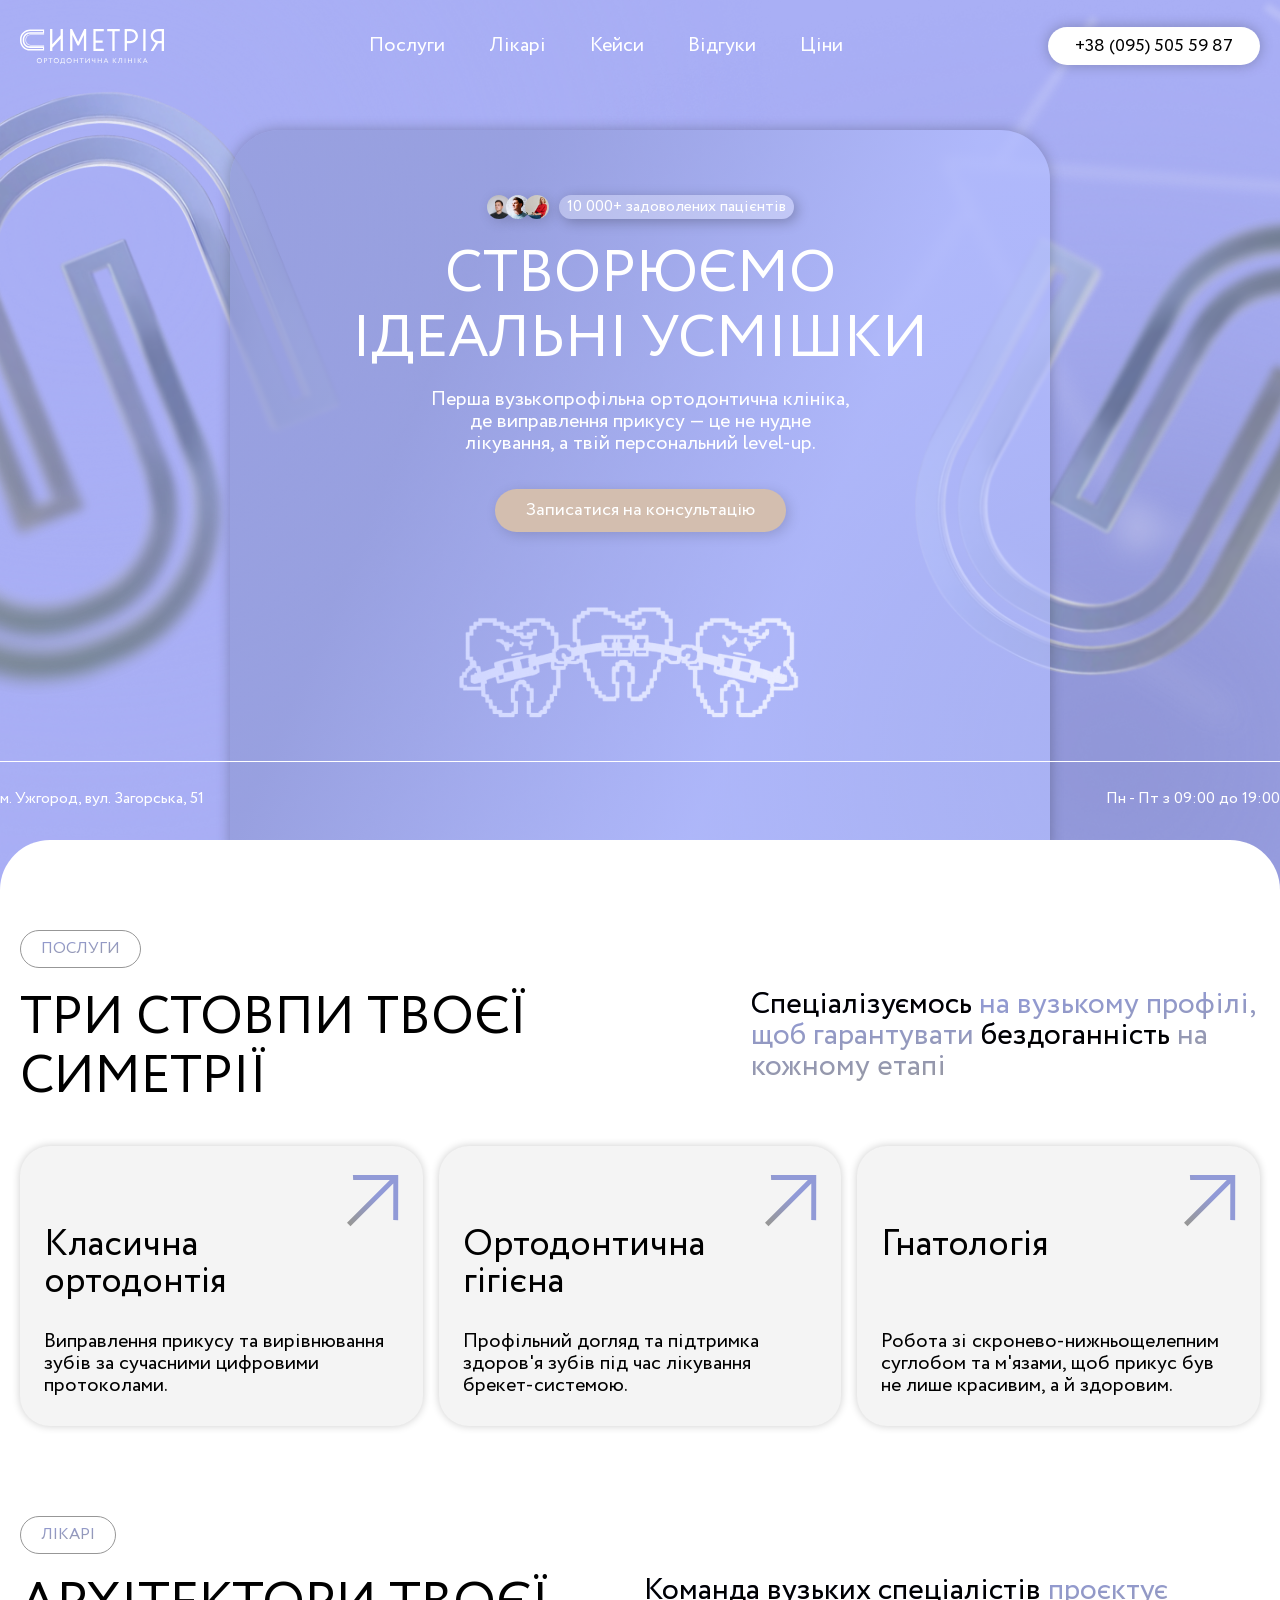
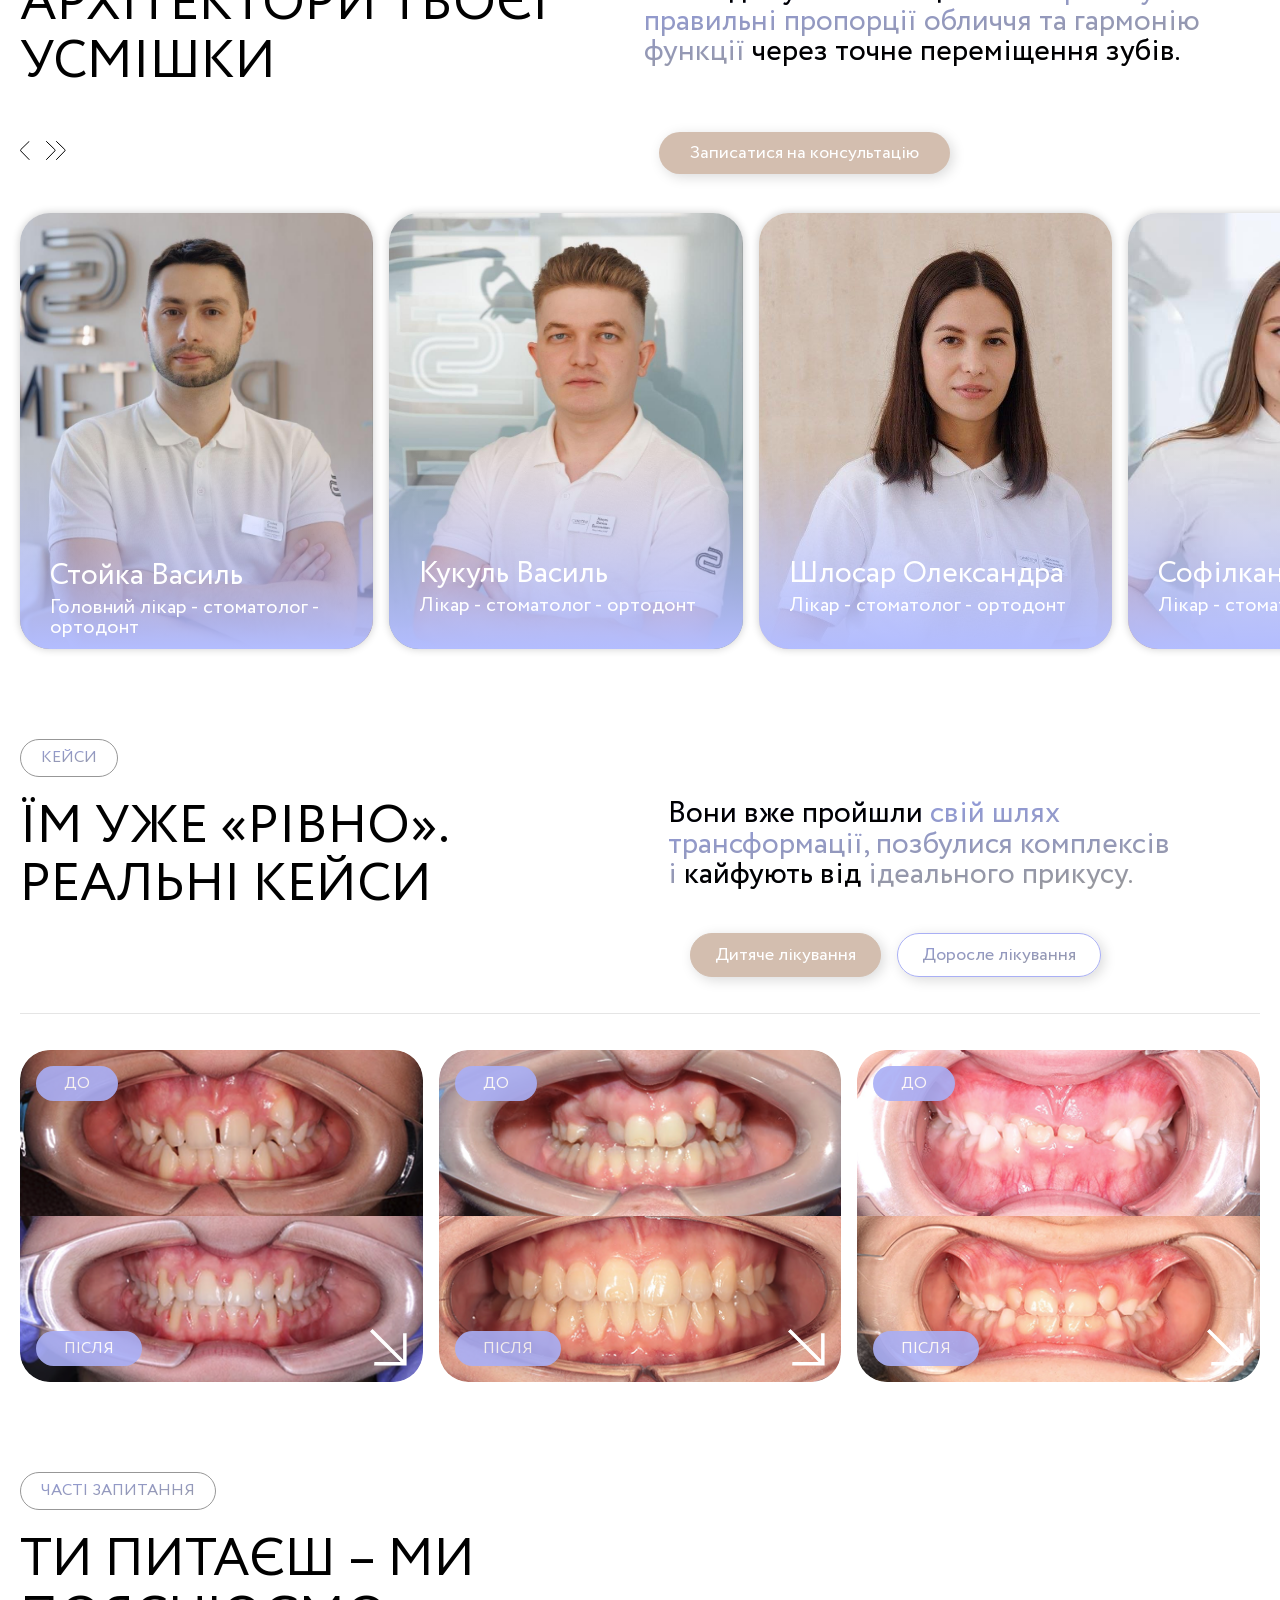
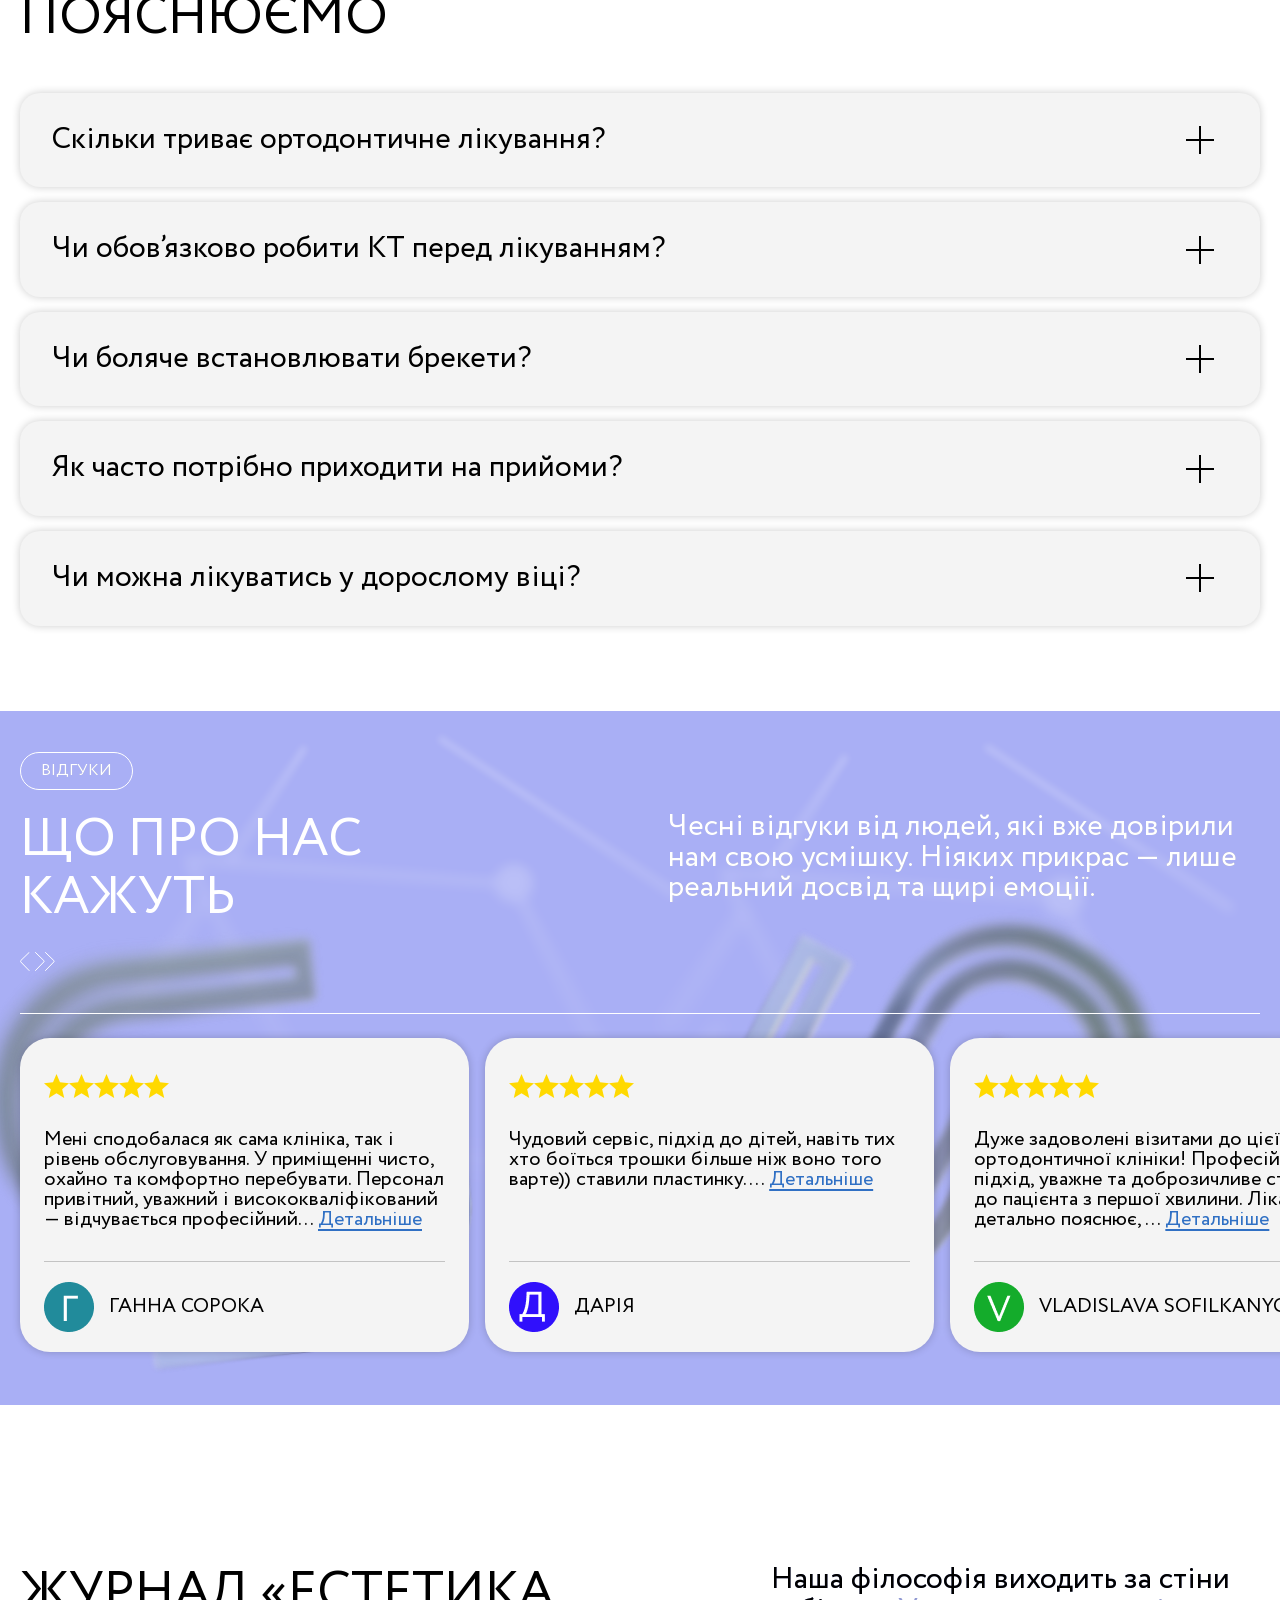
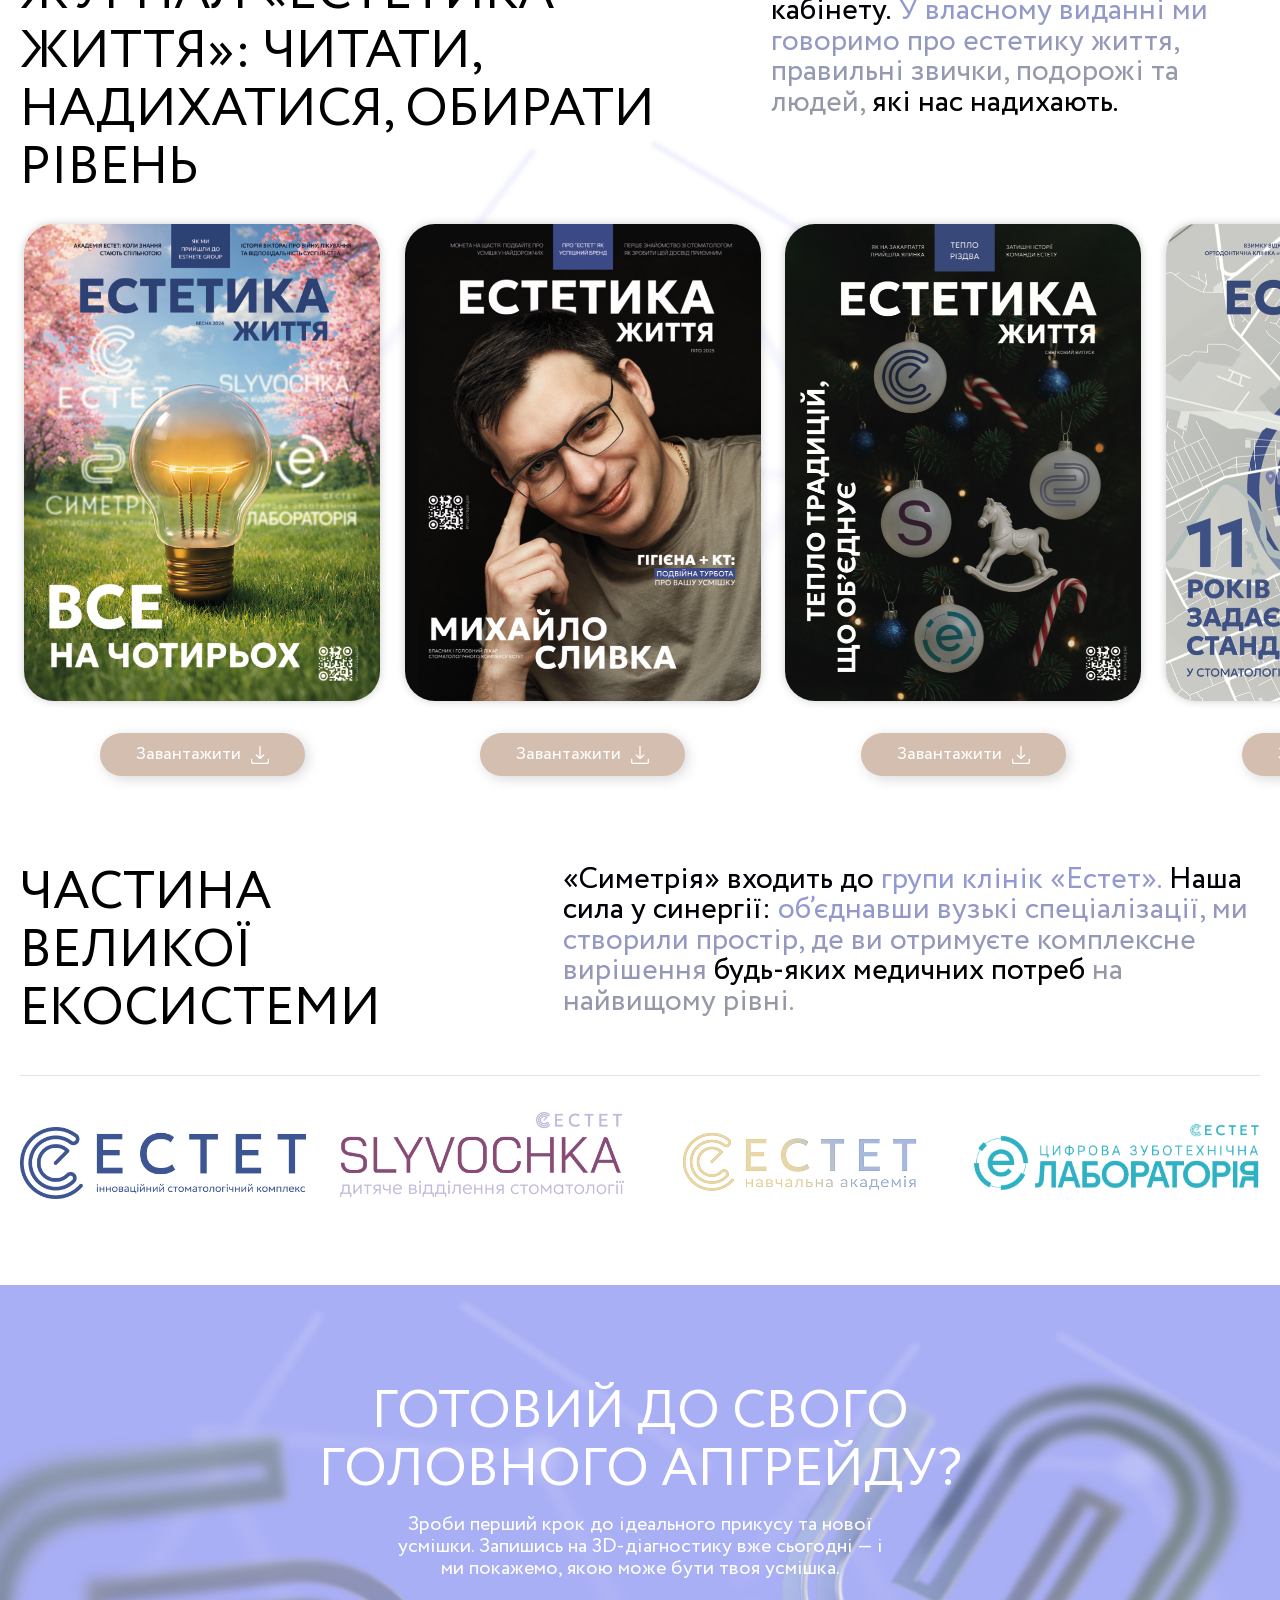
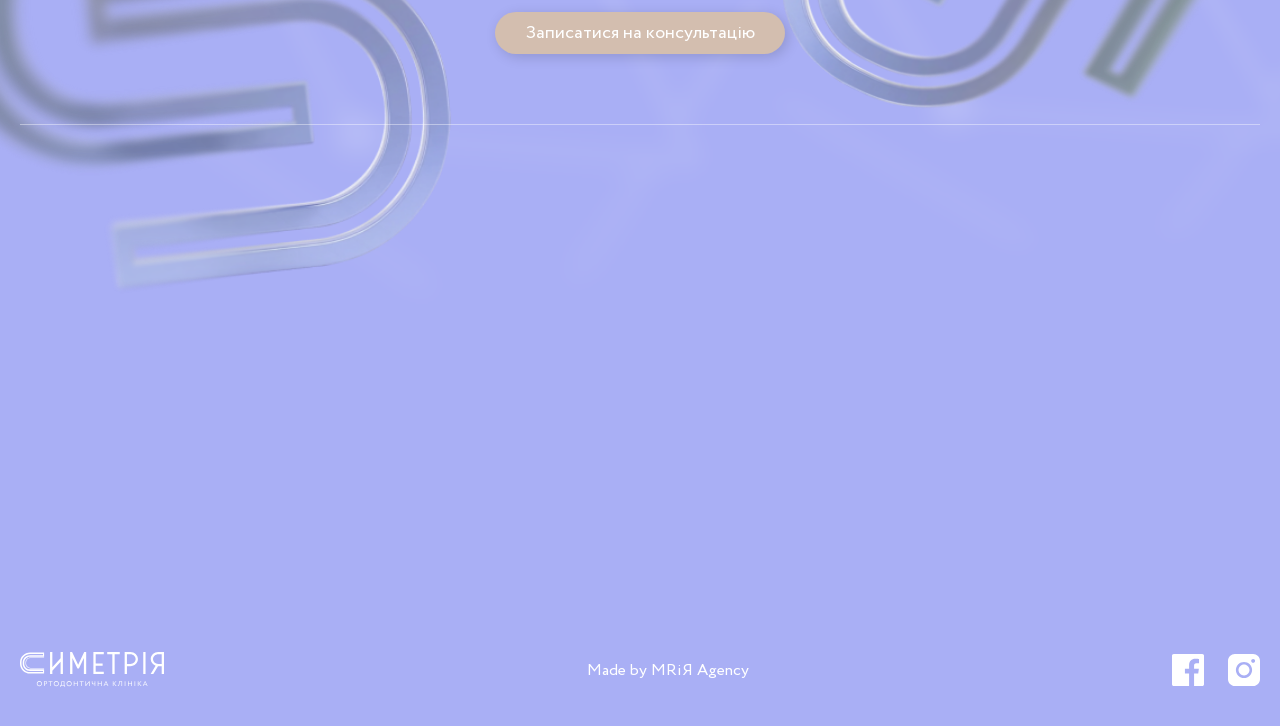
<file: index.html>
<!doctype html>
<html lang="en">

<head>
	<title>Симетрія | Головна</title>
	<meta charset="UTF-8">
	<meta name="format-detection" content="telephone=no">
	<!-- <style>body{opacity: 0;}</style> -->
	<link rel="stylesheet" href="css/style.min.css?_v=20260526162352">
	<link rel="shortcut icon" href="favicon.ico">
	<!-- <meta name="robots" content="noindex, nofollow"> -->
	<meta name="viewport" content="width=device-width, initial-scale=1.0">
</head>

<body>
	<div class="wrapper">
		<header class="header">
			<div class="header__container">
				<a href="#" class="header__logo">
					<img src="img/logo-header.svg" alt="logo" />
				</a>
				<div class="header__menu menu">
					<button type="button" class="menu__icon icon-menu"><span></span></button>
					<nav class="menu__body">
						<img src="img/header-decor1.png" alt="image" class="menu__decor" />
						<img src="img/header-decor2.png" alt="image" class="menu__decor2" />
						<div class="menu__mob-wrapper">
							<ul class="menu__list">
								<li class="menu__item">
									<a href="#" data-goto=".services" class="menu__link">Послуги</a>
								</li>
								<li class="menu__item">
									<a href="#" data-goto=".doctrs" class="menu__link">Лікарі</a>
								</li>
								<li class="menu__item">
									<a href="#" data-goto=".cases" class="menu__link">Кейси</a>
								</li>
								<li class="menu__item">
									<a href="#" data-goto=".comments" class="menu__link">Відгуки</a>
								</li>
								<li class="menu__item">
									<a href="price.html" class="menu__link">Ціни</a>
								</li>
							</ul>
							<img src="img/teeth.png" alt="image" class="menu__decor3" />
							<div class="menu__info">
								<span>м. Ужгород, вул. Загорська, 51 </span>
								<span>Пн - Пт з 09:00 до 19:00</span>
							</div>
						</div>
					</nav>
				</div>
				<a href="tel:+380955055987" class="header__call">+38 (095) 505 59 87</a>
			</div>
		</header>

		<main class="page">
			<section class="hero">
				<img src="img/hero-decor1-pc.png" alt="image" class="hero__decor1" />
				<img src="img/hero-decor2-pc.png" alt="image" class="hero__decor2" />
				<img src="img/header-decor1.png" alt="image" class="menu__decor" />
				<img src="img/header-decor2.png" alt="image" class="menu__decor2" />
				<div class="hero__container">
					<div class="hero__info info-hero">
						<div class="info-hero__actions">
							<div class="info-hero__icons">
								<img src="img/hero-avatar1.jpg" alt="avatar" class="info-hero__avatars" />
								<img src="img/hero-avatar2.jpg" alt="avatar" class="info-hero__avatars" />
								<img src="img/hero-avatar3.jpg" alt="avatar" class="info-hero__avatars" />
							</div>
							<div class="info-hero__label">
								10 000+ задоволених пацієнтів
							</div>
						</div>
						<div class="hero__titles">
							<h1 class="hero__title">СТворюємо ідеальні усмішки</h1>
							<p class="hero__descriptions">
								Перша вузькопрофільна ортодонтична клініка, де виправлення
								прикусу — це не нудне лікування, а твій персональний level-up.
							</p>
						</div>
						<a href="" data-popup="#popup" class="hero__btn btn">Записатися на консультацію</a>
						<img src="img/teethpc.png" alt="image" class="hero__teethpc" />
						<img src="img/teeth.png" alt="image" class="hero__teeth" />
					</div>

					<div class="hero__about">
						<span>м. Ужгород, вул. Загорська, 51 </span>
						<span>Пн - Пт з 09:00 до 19:00</span>
					</div>
				</div>
			</section>
			<section id="services" class="services">
				<div class="services__container">
					<div class="services__titles titles-main">
						<div class="titles-main__left">
							<p class="titles-main__subtitle">ПОСЛУГИ</p>
						</div>
						<div class="titles-main__right">
							<h2 class="titles-main__title">три стовпи твоєї симетрії</h2>
							<p class="titles-main__descriptions services__descriptions">
								<span>Спеціалізуємось</span> на вузькому профілі, щоб
								гарантувати <span>бездоганність</span>
								на кожному етапі
							</p>
						</div>
					</div>
					<div class="services__items">
						<div class="services__item item-services arrow-link">
							<div class="item-services__arrow">
								<svg class="arrow-link__icon" xmlns="http://www.w3.org/2000/svg" width="52" height="52" viewBox="0 0 52 52" fill="none">
									<path class="arrow-link__path" d="M3.48113 51.2381L46.302 8.41716L46.2262 45.045L51.1441 45.3487L51.238 2.47955e-05L5.88932 0.0939077L6.19309 5.01185L42.8209 4.93602L-1.42021e-05 47.7569L3.48113 51.2381Z" />

									<defs>
										<linearGradient id="arrowGradient" x1="48.9893" y1="1.74878" x2="-0.782529" y2="43.7826" gradientUnits="userSpaceOnUse">
											<stop offset="0.429744" stop-color="#919AD7" />
											<stop offset="1" stop-color="#979797" />
										</linearGradient>
									</defs>
								</svg>
							</div>
							<div class="item-services__text">
								<h3 class="item-services__title">Класична ортодонтія</h3>
								<p class="item-services__descriptions">
									Виправлення прикусу та вирівнювання зубів за сучасними
									цифровими протоколами.
								</p>
							</div>
						</div>
						<div class="services__item item-services arrow-link">
							<div class="item-services__arrow">
								<svg class="arrow-link__icon" xmlns="http://www.w3.org/2000/svg" width="52" height="52" viewBox="0 0 52 52" fill="none">
									<path class="arrow-link__path" d="M3.48113 51.2381L46.302 8.41716L46.2262 45.045L51.1441 45.3487L51.238 2.47955e-05L5.88932 0.0939077L6.19309 5.01185L42.8209 4.93602L-1.42021e-05 47.7569L3.48113 51.2381Z" />

									<defs>
										<linearGradient id="arrowGradient" x1="48.9893" y1="1.74878" x2="-0.782529" y2="43.7826" gradientUnits="userSpaceOnUse">
											<stop offset="0.429744" stop-color="#919AD7" />
											<stop offset="1" stop-color="#979797" />
										</linearGradient>
									</defs>
								</svg>
							</div>
							<div class="item-services__text">
								<h3 class="item-services__title">Ортодонтична гігієна</h3>
								<p class="item-services__descriptions">
									Профільний догляд та підтримка здоров'я зубів під час
									лікування брекет-системою.
								</p>
							</div>
						</div>
						<div class="services__item item-services arrow-link">
							<div class="item-services__arrow">
								<svg class="arrow-link__icon" xmlns="http://www.w3.org/2000/svg" width="52" height="52" viewBox="0 0 52 52" fill="none">
									<path class="arrow-link__path" d="M3.48113 51.2381L46.302 8.41716L46.2262 45.045L51.1441 45.3487L51.238 2.47955e-05L5.88932 0.0939077L6.19309 5.01185L42.8209 4.93602L-1.42021e-05 47.7569L3.48113 51.2381Z" />

									<defs>
										<linearGradient id="arrowGradient" x1="48.9893" y1="1.74878" x2="-0.782529" y2="43.7826" gradientUnits="userSpaceOnUse">
											<stop offset="0.429744" stop-color="#919AD7" />
											<stop offset="1" stop-color="#979797" />
										</linearGradient>
									</defs>
								</svg>
							</div>
							<div class="item-services__text">
								<h3 class="item-services__title">Гнатологія</h3>
								<p class="item-services__descriptions">
									Робота зі скронево-нижньощелепним суглобом та м'язами, щоб
									прикус був не лише красивим, а й здоровим.
								</p>
							</div>
						</div>
					</div>
				</div>
			</section>
			<section class="doctrs">
				<div class="doctrs__container">
					<div class="doctrs__titles titles-main">
						<div class="titles-main__left">
							<p class="titles-main__subtitle">ЛІКАРІ</p>
						</div>
						<div class="titles-main__right">
							<h2 class="titles-main__title">Архітектори твоєї усмішки</h2>
							<p class="titles-main__descriptions doctrs__descriptions">
								<span>Команда вузьких спеціалістів</span> проєктує правильні
								пропорції обличчя та гармонію функції
								<span>через точне переміщення зубів.</span>
							</p>
						</div>
					</div>
					<div class="doctrs__actions actions-doctrs">
						<div class="actions-doctrs__navigations">
							<!-- Якщо потрібна навігація (ліворуч/праворуч) -->
							<button type="button" class="doctrs-button-prev slider-btn-prev">
								<svg xmlns="http://www.w3.org/2000/svg" width="10" height="19" viewBox="0 0 10 19" fill="none">
									<path d="M9.08564 18.5L0.783002 9.96014C0.397906 9.56405 0.406955 8.93072 0.803212 8.54579L9.08564 0.5" stroke="black" stroke-linecap="round" />
								</svg>
							</button>
							<button type="button" class="doctrs-button-next slider-btn-next">
								<svg xmlns="http://www.w3.org/2000/svg" width="10" height="19" viewBox="0 0 10 19" fill="none">
									<path d="M0.5 18.5L8.80264 9.96014C9.18773 9.56405 9.17868 8.93072 8.78243 8.54579L0.5 0.5" stroke="black" stroke-linecap="round" />
								</svg>
								<svg xmlns="http://www.w3.org/2000/svg" width="10" height="19" viewBox="0 0 10 19" fill="none">
									<path d="M0.5 18.5L8.80264 9.96014C9.18773 9.56405 9.17868 8.93072 8.78243 8.54579L0.5 0.5" stroke="black" stroke-linecap="round" />
								</svg>
							</button>
						</div>
						<div class="actions-doctrs__btns">
							<a href="" data-popup="#popup" class="actions-doctrs__btn btn">Записатися на консультацію</a>
						</div>
					</div>
					<!-- Оболонка слайдера -->
					<div class="doctrs__slider swiper">
						<!-- Частина слайдера, що рухається -->
						<div class="doctrs__wrapper swiper-wrapper">
							<!-- Слайд -->
							<div class="doctrs__slide slide-doctrs swiper-slide">
								<img src="img/slide-doctrs1.jpg" alt="image" class="slide-doctrs__img" />
								<div class="slide-doctrs__text slide-doctrs__text--bottom">
									<h3 class="slide-doctrs__name">Стойка Василь</h3>
									<p class="slide-doctrs__descriptions">
										Головний лікар - стоматолог - ортодонт
									</p>
								</div>
							</div>
							<!-- Слайд -->
							<div class="doctrs__slide slide-doctrs swiper-slide">
								<img src="img/slide-doctrs2.jpg" alt="image" class="slide-doctrs__img slide-doctrs--top" />
								<div class="slide-doctrs__text">
									<h3 class="slide-doctrs__name">Кукуль Василь</h3>
									<p class="slide-doctrs__descriptions">
										Лікар - стоматолог - ортодонт
									</p>
								</div>
							</div>
							<!-- Слайд -->
							<div class="doctrs__slide slide-doctrs swiper-slide">
								<img src="img/slide-doctrs3.jpg" alt="image" class="slide-doctrs__img slide-doctrs--scaled" />
								<div class="slide-doctrs__text">
									<h3 class="slide-doctrs__name">Шлосар Олександра</h3>
									<p class="slide-doctrs__descriptions">
										Лікар - стоматолог - ортодонт
									</p>
								</div>
							</div>
							<!-- Слайд -->
							<div class="doctrs__slide slide-doctrs swiper-slide">
								<img src="img/slide-doctrs4.jpg" alt="image" class="slide-doctrs__img slide-doctrs--scaled" />
								<div class="slide-doctrs__text">
									<h3 class="slide-doctrs__name">Софілканич Каміла</h3>
									<p class="slide-doctrs__descriptions">Лікар - стоматолог</p>
								</div>
							</div>
						</div>
					</div>
				</div>
			</section>
			<section class="cases">
				<div class="cases__container">
					<div class="cases__titles titles-main">
						<div class="titles-main__left">
							<p class="titles-main__subtitle">КЕЙСИ</p>
						</div>
						<div class="titles-main__right">
							<h2 class="titles-main__title">
								ЇМ уЖЕ «РІВНО». РЕАЛЬНІ КЕЙСИ
							</h2>
							<p class="titles-main__descriptions cases__descriptions">
								<span>Вони вже пройшли</span> свій шлях трансформації,
								позбулися комплексів <br />
								і <span>кайфують від</span> ідеального прикусу.
							</p>
						</div>
					</div>

					<div class="cases__actions actions-cases">
						<div class="actions-cases__navigations">
							<button type="button" class="cases-button-prev slider-btn-prev">
								<svg xmlns="http://www.w3.org/2000/svg" width="10" height="19" viewBox="0 0 10 19" fill="none">
									<path d="M9.08564 18.5L0.783002 9.96014C0.397906 9.56405 0.406955 8.93072 0.803212 8.54579L9.08564 0.5" stroke="black" stroke-linecap="round" />
								</svg>
							</button>
							<button type="button" class="cases-button-next slider-btn-next">
								<svg xmlns="http://www.w3.org/2000/svg" width="10" height="19" viewBox="0 0 10 19" fill="none">
									<path d="M0.5 18.5L8.80264 9.96014C9.18773 9.56405 9.17868 8.93072 8.78243 8.54579L0.5 0.5" stroke="black" stroke-linecap="round" />
								</svg>
								<svg xmlns="http://www.w3.org/2000/svg" width="10" height="19" viewBox="0 0 10 19" fill="none">
									<path d="M0.5 18.5L8.80264 9.96014C9.18773 9.56405 9.17868 8.93072 8.78243 8.54579L0.5 0.5" stroke="black" stroke-linecap="round" />
								</svg>
							</button>

							<button type="button" class="cases-button-prev2 slider-btn-prev">
								<svg xmlns="http://www.w3.org/2000/svg" width="10" height="19" viewBox="0 0 10 19" fill="none">
									<path d="M9.08564 18.5L0.783002 9.96014C0.397906 9.56405 0.406955 8.93072 0.803212 8.54579L9.08564 0.5" stroke="black" stroke-linecap="round" />
								</svg>
							</button>
							<button type="button" class="cases-button-next2 slider-btn-next">
								<svg xmlns="http://www.w3.org/2000/svg" width="10" height="19" viewBox="0 0 10 19" fill="none">
									<path d="M0.5 18.5L8.80264 9.96014C9.18773 9.56405 9.17868 8.93072 8.78243 8.54579L0.5 0.5" stroke="black" stroke-linecap="round" />
								</svg>
								<svg xmlns="http://www.w3.org/2000/svg" width="10" height="19" viewBox="0 0 10 19" fill="none">
									<path d="M0.5 18.5L8.80264 9.96014C9.18773 9.56405 9.17868 8.93072 8.78243 8.54579L0.5 0.5" stroke="black" stroke-linecap="round" />
								</svg>
							</button>
						</div>
						<div class="actions-cases__tabs">
							<button class="actions-cases__tab btn-blue _active" data-tab="kids">
								Дитяче лікування
							</button>
							<button class="actions-cases__tab btn-blue" data-tab="adults">
								Доросле лікування
							</button>
						</div>
					</div>

					<div class="cases__slider-wrap" data-slider="adults">
						<div class="cases__slider2 swiper">
							<div class="cases__wrapper2 swiper-wrapper">
								<div class="cases__slide slide-cases swiper-slide">
									<div class="slide-cases__front">
										<div class="slide-cases__top top-cases">
											<span class="top-cases__label"> до </span>
											<img src="img/cases-adult-img-top1.png" alt="image" class="top-cases__img" />
										</div>
										<div class="slide-cases__bottom bottom-cases">
											<span class="bottom-cases__label"> Після </span>
											<img src="img/cases-adult-img-bot1.png" alt="image" class="bottom-cases__img" />
										</div>
										<svg class="slide-cases__bnt" xmlns="http://www.w3.org/2000/svg" width="37" height="37" viewBox="0 0 37 37" fill="none">
											<path d="M6.61455e-06 2.49708L30.5864 33.0834L4.36949 33.0834L4.14477 36.604L36.6038 36.604L36.6038 4.14499L33.0832 4.36971L33.0832 30.5866L2.49685 0.000233451L6.61455e-06 2.49708Z" fill="white" />
										</svg>
									</div>
									<div class="slide-cases__hovered hovered-cases">
										<h3 class="hovered-cases__title">
											Ортодонтичне лікування
										</h3>
										<div class="hovered-cases__text">
											<p class="hovered-cases__subtitle">
												Термін лікування: 2 роки
											</p>
											<p class="hovered-cases__description">
												Катерина, 26 років на момент звернення. Скарги:
												неестетична усмішка. Об’єктивно: дистальний прикус,
												скупченість зубів та часткова адентія. План лікування
												передбачав ортодонтичну підготовку до імплантації.
												Проведено лікування брекет-системою на обидві щелепи,
												що дозволило вирівняти зуби, скоригувати прикус та
												створити необхідний простір для подальшого
												протезування.
											</p>
										</div>
									</div>
								</div>
								<div class="cases__slide slide-cases swiper-slide">
									<div class="slide-cases__front">
										<div class="slide-cases__top top-cases">
											<span class="top-cases__label"> до </span>
											<img src="img/cases-adult-img-top2.png" alt="image" class="top-cases__img" />
										</div>
										<div class="slide-cases__bottom bottom-cases">
											<span class="bottom-cases__label"> Після </span>
											<img src="img/cases-adult-img-bot2.png" alt="image" class="bottom-cases__img" />
										</div>
										<svg class="slide-cases__bnt" xmlns="http://www.w3.org/2000/svg" width="37" height="37" viewBox="0 0 37 37" fill="none">
											<path d="M6.61455e-06 2.49708L30.5864 33.0834L4.36949 33.0834L4.14477 36.604L36.6038 36.604L36.6038 4.14499L33.0832 4.36971L33.0832 30.5866L2.49685 0.000233451L6.61455e-06 2.49708Z" fill="white" />
										</svg>
									</div>
									<div class="slide-cases__hovered hovered-cases">
										<h3 class="hovered-cases__title">
											Ортодонтичне лікування
										</h3>
										<div class="hovered-cases__text">
											<p class="hovered-cases__subtitle">
												Термін лікування: 36 місяців
											</p>
											<p class="hovered-cases__description">
												Тетяна, 25 років на момент звернення. Скарги: нерівне
												положення зубів, неестетична усмішка. Об’єктивно:
												зубо-альвеолярний II клас, дистальний прикус,
												скупченість зубів на верхній та нижній щелепі,
												лінгвальне положення 35 та 45 зубів. Проведено
												ортодонтичне лікування брекет-системою на обидві
												щелепи із застосуванням додаткових ортодонтичних
												елементів.
											</p>
										</div>
									</div>
								</div>
								<div class="cases__slide slide-cases swiper-slide">
									<div class="slide-cases__front">
										<div class="slide-cases__top top-cases">
											<span class="top-cases__label"> до </span>
											<img src="img/cases-adult-img-top3.png" alt="image" class="top-cases__img" />
										</div>
										<div class="slide-cases__bottom bottom-cases">
											<span class="bottom-cases__label"> Після </span>
											<img src="img/cases-adult-img-bot3.png" alt="image" class="bottom-cases__img" />
										</div>
										<svg class="slide-cases__bnt" xmlns="http://www.w3.org/2000/svg" width="37" height="37" viewBox="0 0 37 37" fill="none">
											<path d="M6.61455e-06 2.49708L30.5864 33.0834L4.36949 33.0834L4.14477 36.604L36.6038 36.604L36.6038 4.14499L33.0832 4.36971L33.0832 30.5866L2.49685 0.000233451L6.61455e-06 2.49708Z" fill="white" />
										</svg>
									</div>
									<div class="slide-cases__hovered hovered-cases">
										<h3 class="hovered-cases__title">
											Ортодонтичне лікування
										</h3>
										<div class="hovered-cases__text">
											<p class="hovered-cases__subtitle">
												Термін лікування: 28 місяців
											</p>
											<p class="hovered-cases__description">
												Ніколь, 17 років на момент звернення. Скарги: нерівне
												положення зубів. Об’єктивно: первинна адентія 12 та 22
												зубів, скупченість зубів на нижній щелепі. Проведено
												ортодонтичне лікування брекет-системою на обидві
												щелепи з попереднім видаленням 34 та 44 зубів.
											</p>
										</div>
									</div>
								</div>
							</div>
						</div>
					</div>

					<div class="cases__slider-wrap _active" data-slider="kids">
						<div class="cases__slider swiper">
							<div class="cases__wrapper swiper-wrapper">
								<div class="cases__slide slide-cases swiper-slide">
									<div class="slide-cases__front">
										<div class="slide-cases__top top-cases">
											<span class="top-cases__label"> до </span>
											<img src="img/cases-kids-img-top1.png" alt="image" class="top-cases__img" />
										</div>
										<div class="slide-cases__bottom bottom-cases">
											<span class="bottom-cases__label"> Після </span>
											<img src="img/cases-kids-img-bot1.png" alt="image" class="bottom-cases__img" />
										</div>
										<svg class="slide-cases__bnt" xmlns="http://www.w3.org/2000/svg" width="37" height="37" viewBox="0 0 37 37" fill="none">
											<path d="M6.61455e-06 2.49708L30.5864 33.0834L4.36949 33.0834L4.14477 36.604L36.6038 36.604L36.6038 4.14499L33.0832 4.36971L33.0832 30.5866L2.49685 0.000233451L6.61455e-06 2.49708Z" fill="white" />
										</svg>
									</div>
									<div class="slide-cases__hovered hovered-cases">
										<h3 class="hovered-cases__title">
											Ортодонтичне лікування
										</h3>
										<div class="hovered-cases__text">
											<p class="hovered-cases__subtitle">
												Термін лікування: 2 роки
											</p>
											<p class="hovered-cases__description">
												Іван, 13 років на момент звернення. Скарги: нерівне
												положення зубів, прорізування зубів «у два ряди».
												Об’єктивно: звуження зубних дуг верхньої та нижньої
												щелеп, скупченість зубів, вестибулярне положення 13 та
												23 зубів. Проведено ортодонтичне лікування
												брекет-системою на обидві щелепи.
											</p>
										</div>
									</div>
								</div>
								<div class="cases__slide slide-cases swiper-slide">
									<div class="slide-cases__front">
										<div class="slide-cases__top top-cases">
											<span class="top-cases__label"> до </span>
											<img src="img/cases-kids-img-top2.png" alt="image" class="top-cases__img" />
										</div>
										<div class="slide-cases__bottom bottom-cases">
											<span class="bottom-cases__label"> Після </span>
											<img src="img/cases-kids-img-bot2.png" alt="image" class="bottom-cases__img" />
										</div>
										<svg class="slide-cases__bnt" xmlns="http://www.w3.org/2000/svg" width="37" height="37" viewBox="0 0 37 37" fill="none">
											<path d="M6.61455e-06 2.49708L30.5864 33.0834L4.36949 33.0834L4.14477 36.604L36.6038 36.604L36.6038 4.14499L33.0832 4.36971L33.0832 30.5866L2.49685 0.000233451L6.61455e-06 2.49708Z" fill="white" />
										</svg>
									</div>
									<div class="slide-cases__hovered hovered-cases">
										<h3 class="hovered-cases__title">
											Ортодонтичне лікування
										</h3>
										<div class="hovered-cases__text">
											<p class="hovered-cases__subtitle">
												Термін лікування: 3 роки
											</p>
											<p class="hovered-cases__description">
												Джульєта, 13 років на момент звернення. Скарги:
												нерівне положення зубів, відсутність прорізування
												ікла. Об’єктивно: зубо-альвеолярний дистальний прикус,
												виражена скупченість зубів, ретенція ікла справа,
												супраоклюзія ікла зліва, піднебінне положення
												латерального різця. Проведено ортодонтичне лікування
												брекет-системою на обидві щелепи з попереднім
												видаленням премолярів на верхній щелепі.
											</p>
										</div>
									</div>
								</div>
								<div class="cases__slide slide-cases swiper-slide">
									<div class="slide-cases__front">
										<div class="slide-cases__top top-cases">
											<span class="top-cases__label"> до </span>
											<img src="img/cases-kids-img-top3.png" alt="image" class="top-cases__img" />
										</div>
										<div class="slide-cases__bottom bottom-cases">
											<span class="bottom-cases__label"> Після </span>
											<img src="img/cases-kids-img-bot3.png" alt="image" class="bottom-cases__img" />
										</div>
										<svg class="slide-cases__bnt" xmlns="http://www.w3.org/2000/svg" width="37" height="37" viewBox="0 0 37 37" fill="none">
											<path d="M6.61455e-06 2.49708L30.5864 33.0834L4.36949 33.0834L4.14477 36.604L36.6038 36.604L36.6038 4.14499L33.0832 4.36971L33.0832 30.5866L2.49685 0.000233451L6.61455e-06 2.49708Z" fill="white" />
										</svg>
									</div>
									<div class="slide-cases__hovered hovered-cases">
										<h3 class="hovered-cases__title">
											Ортодонтичне лікування
										</h3>
										<div class="hovered-cases__text">
											<p class="hovered-cases__subtitle">
												Термін лікування: 12 місяців
											</p>
											<p class="hovered-cases__description">
												Матвій, 6,5 років на момент звернення. Скарги:
												неправильний прикус. Об’єктивно: звуження верхньої
												щелепи, функціональне зміщення нижньої щелепи вперед,
												зворотне різцеве перекриття, мезіальний прикус.
												Проведено ортодонтичне лікування, спрямоване на
												розширення верхньої щелепи, зміну нахилу верхніх
												фронтальних зубів та підвищення висоти прикусу.
											</p>
										</div>
									</div>
								</div>
							</div>
						</div>
					</div>
				</div>
			</section>
			<section class="faq">
				<div class="faq__container">
					<div class="cases__titles titles-main">
						<div class="titles-main__left">
							<p class="titles-main__subtitle">ЧАСТІ ЗАПИТАННЯ</p>
						</div>
						<div class="titles-main__right">
							<h2 class="titles-main__title">Ти питаєш – ми пояснюємо</h2>
							<p class="titles-main__descriptions cases__descriptions"></p>
						</div>
					</div>
					<div data-spollers data-one-spoller class="spollers">
						<details class="spollers__item">
							<summary class="spollers__title">
								<span>Скільки триває ортодонтичне лікування?</span>
							</summary>
							<div class="spollers__body">
								У середньому 12–24 місяці. Термін залежить від складності
								випадку та дисципліни пацієнта.
							</div>
						</details>
						<details class="spollers__item">
							<summary class="spollers__title">
								<span>Чи обов’язково робити КТ перед лікуванням?</span>
							</summary>
							<div class="spollers__body">
								Так. КТ дозволяє оцінити стан коренів і кісткової тканини та
								скласти точний план лікування.
							</div>
						</details>
						<details class="spollers__item">
							<summary class="spollers__title">
								<span>Чи боляче встановлювати брекети?</span>
							</summary>
							<div class="spollers__body">
								Процедура безболісна. У перші 3–5 днів можливий дискомфорт —
								це нормальна адаптація.
							</div>
						</details>
						<details class="spollers__item">
							<summary class="spollers__title">
								<span>Як часто потрібно приходити на прийоми?</span>
							</summary>
							<div class="spollers__body">
								У середньому раз на 4–6 тижнів.
							</div>
						</details>
						<details class="spollers__item">
							<summary class="spollers__title">
								<span>Чи можна лікуватись у дорослому віці?</span>
							</summary>
							<div class="spollers__body">
								Так. Ортодонтичне лікування ефективне у будь-якому віці.
							</div>
						</details>
					</div>
				</div>
			</section>
			<section class="comments">
				<img src="img/comments-decor.png" alt="image" class="comments__decor" />
				<img src="img/comments-decor2.png" alt="image" class="comments__decor2" />
				<div class="comments__container">
					<div class="comments__titles titles-main">
						<div class="titles-main__left">
							<p class="titles-main__subtitle white-label">ВІДГУКИ</p>
						</div>
						<div class="titles-main__right">
							<h2 class="titles-main__title white">Що про нас кажуть</h2>
							<p class="titles-main__descriptions comments__descriptions">
								<span class="white">Чесні відгуки від людей, які вже довірили нам свою усмішку.
									Ніяких прикрас — лише реальний досвід та щирі емоції.</span>
							</p>
						</div>
					</div>
					<div class="comments__actions actions-cases">
						<div class="actions-cases__navigations">
							<button type="button" class="comments-button-prev slider-btn-prev">
								<svg xmlns="http://www.w3.org/2000/svg" width="10" height="19" viewBox="0 0 10 19" fill="none">
									<path d="M9.08564 18.5L0.783002 9.96014C0.397906 9.56405 0.406955 8.93072 0.803212 8.54579L9.08564 0.5" stroke="white" stroke-linecap="round" />
								</svg>
							</button>
							<button type="button" class="comments-button-next slider-btn-next">
								<svg xmlns="http://www.w3.org/2000/svg" width="10" height="19" viewBox="0 0 10 19" fill="none">
									<path d="M0.5 18.5L8.80264 9.96014C9.18773 9.56405 9.17868 8.93072 8.78243 8.54579L0.5 0.5" stroke="white" stroke-linecap="round" />
								</svg>
								<svg xmlns="http://www.w3.org/2000/svg" width="10" height="19" viewBox="0 0 10 19" fill="none">
									<path d="M0.5 18.5L8.80264 9.96014C9.18773 9.56405 9.17868 8.93072 8.78243 8.54579L0.5 0.5" stroke="white" stroke-linecap="round" />
								</svg>
							</button>
						</div>
						<div class="actions-cases__tabs"></div>
					</div>
					<div class="comments__slider swiper">
						<div class="comments__wrapper swiper-wrapper">
							<div class="comments__slide slide-comments swiper-slide">
								<div class="slide-comments__top top-comments">
									<div class="top-comments__stars">
										<img src="img/star.svg" alt="star" class="top-comments__star" />
										<img src="img/star.svg" alt="star" class="top-comments__star" />
										<img src="img/star.svg" alt="star" class="top-comments__star" />
										<img src="img/star.svg" alt="star" class="top-comments__star" />
										<img src="img/star.svg" alt="star" class="top-comments__star" />
									</div>
									<p class="top-comments__descriptions">
										Мені сподобалася як сама клініка, так і рівень
										обслуговування. У приміщенні чисто, охайно та комфортно
										перебувати. Персонал привітний, уважний і
										висококваліфікований — відчувається професійний...
										<a target="_blank" href="https://www.google.com/search?client=safari&hs=Z8vp&sca_esv=6edb749f8041621c&hl=uk-ua&sxsrf=ANbL-n5-ZaU2POKDN2T9WIAtJrNBLfCXPA:1779457859431&uds=[base64]&q=%D0%A1%D0%B8%D0%BC%D0%B5%D1%82%D1%80%D1%96%D1%8F+-+%D0%BE%D1%80%D1%82%D0%BE%D0%B4%D0%BE%D0%BD%D1%82%D0%B8%D1%87%D0%BD%D0%B0+%D0%BA%D0%BB%D1%96%D0%BD%D1%96%D0%BA%D0%B0+%D0%92%D1%96%D0%B4%D0%B3%D1%83%D0%BA%D0%B8&si=[base64]%3D%3D&sa=X&ved=2ahUKEwj0t-mMhc2UAxXz8LsIHanQDdEQ_4MLegQILRAO&biw=1707&bih=898&dpr=1.5" class="top-comments__more">Детальніше</a>
									</p>
								</div>
								<div class="slide-comments__bottom bottom-comments">
									<img src="img/comments-avatar.png" alt="image" class="bottom-comments__avatar" />
									<p class="bottom-comments__name">ГАННА СОРОКА</p>
								</div>
							</div>
							<div class="comments__slide slide-comments swiper-slide">
								<div class="slide-comments__top top-comments">
									<div class="top-comments__stars">
										<img src="img/star.svg" alt="star" class="top-comments__star" />
										<img src="img/star.svg" alt="star" class="top-comments__star" />
										<img src="img/star.svg" alt="star" class="top-comments__star" />
										<img src="img/star.svg" alt="star" class="top-comments__star" />
										<img src="img/star.svg" alt="star" class="top-comments__star" />
									</div>
									<p class="top-comments__descriptions">
										Чудовий сервіс, підхід до дітей, навіть тих хто боїться
										трошки більше ніж воно того варте)) ставили пластинку....
										<a target="_blank" href="https://www.google.com/search?client=safari&hs=Z8vp&sca_esv=6edb749f8041621c&hl=uk-ua&sxsrf=ANbL-n5-ZaU2POKDN2T9WIAtJrNBLfCXPA:1779457859431&uds=[base64]&q=%D0%A1%D0%B8%D0%BC%D0%B5%D1%82%D1%80%D1%96%D1%8F+-+%D0%BE%D1%80%D1%82%D0%BE%D0%B4%D0%BE%D0%BD%D1%82%D0%B8%D1%87%D0%BD%D0%B0+%D0%BA%D0%BB%D1%96%D0%BD%D1%96%D0%BA%D0%B0+%D0%92%D1%96%D0%B4%D0%B3%D1%83%D0%BA%D0%B8&si=[base64]%3D%3D&sa=X&ved=2ahUKEwj0t-mMhc2UAxXz8LsIHanQDdEQ_4MLegQILRAO&biw=1707&bih=898&dpr=1.5" class="top-comments__more">Детальніше</a>
									</p>
								</div>
								<div class="slide-comments__bottom bottom-comments">
									<img src="img/comments-avatar2.png" alt="image" class="bottom-comments__avatar" />
									<p class="bottom-comments__name">ДАРІЯ</p>
								</div>
							</div>
							<div class="comments__slide slide-comments swiper-slide">
								<div class="slide-comments__top top-comments">
									<div class="top-comments__stars">
										<img src="img/star.svg" alt="star" class="top-comments__star" />
										<img src="img/star.svg" alt="star" class="top-comments__star" />
										<img src="img/star.svg" alt="star" class="top-comments__star" />
										<img src="img/star.svg" alt="star" class="top-comments__star" />
										<img src="img/star.svg" alt="star" class="top-comments__star" />
									</div>
									<p class="top-comments__descriptions">
										Дуже задоволені візитами до цієї ортодонтичної клініки!
										Професійний підхід, уважне та доброзичливе ставлення до
										пацієнта з першої хвилини. Лікар все детально пояснює, ...
										<a target="_blank" href="https://www.google.com/search?client=safari&hs=Z8vp&sca_esv=6edb749f8041621c&hl=uk-ua&sxsrf=ANbL-n5-ZaU2POKDN2T9WIAtJrNBLfCXPA:1779457859431&uds=[base64]&q=%D0%A1%D0%B8%D0%BC%D0%B5%D1%82%D1%80%D1%96%D1%8F+-+%D0%BE%D1%80%D1%82%D0%BE%D0%B4%D0%BE%D0%BD%D1%82%D0%B8%D1%87%D0%BD%D0%B0+%D0%BA%D0%BB%D1%96%D0%BD%D1%96%D0%BA%D0%B0+%D0%92%D1%96%D0%B4%D0%B3%D1%83%D0%BA%D0%B8&si=[base64]%3D%3D&sa=X&ved=2ahUKEwj0t-mMhc2UAxXz8LsIHanQDdEQ_4MLegQILRAO&biw=1707&bih=898&dpr=1.5" class="top-comments__more">Детальніше</a>
									</p>
								</div>
								<div class="slide-comments__bottom bottom-comments">
									<img src="img/comments-avatar3.png" alt="image" class="bottom-comments__avatar" />
									<p class="bottom-comments__name">VLADISLAVA SOFILKANYCH</p>
								</div>
							</div>
							<div class="comments__slide slide-comments swiper-slide">
								<div class="slide-comments__top top-comments">
									<div class="top-comments__stars">
										<img src="img/star.svg" alt="star" class="top-comments__star" />
										<img src="img/star.svg" alt="star" class="top-comments__star" />
										<img src="img/star.svg" alt="star" class="top-comments__star" />
										<img src="img/star.svg" alt="star" class="top-comments__star" />
										<img src="img/star.svg" alt="star" class="top-comments__star" />
									</div>
									<p class="top-comments__descriptions">
										Візит пройшов відповідно, на прийомі були двоє дітей у
										ортодонта! Консультація та лікування задоволені!...
										<a target="_blank" href="https://www.google.com/search?client=safari&hs=Z8vp&sca_esv=6edb749f8041621c&hl=uk-ua&sxsrf=ANbL-n5-ZaU2POKDN2T9WIAtJrNBLfCXPA:1779457859431&uds=[base64]&q=%D0%A1%D0%B8%D0%BC%D0%B5%D1%82%D1%80%D1%96%D1%8F+-+%D0%BE%D1%80%D1%82%D0%BE%D0%B4%D0%BE%D0%BD%D1%82%D0%B8%D1%87%D0%BD%D0%B0+%D0%BA%D0%BB%D1%96%D0%BD%D1%96%D0%BA%D0%B0+%D0%92%D1%96%D0%B4%D0%B3%D1%83%D0%BA%D0%B8&si=[base64]%3D%3D&sa=X&ved=2ahUKEwj0t-mMhc2UAxXz8LsIHanQDdEQ_4MLegQILRAO&biw=1707&bih=898&dpr=1.5" class="top-comments__more">Детальніше</a>
									</p>
								</div>
								<div class="slide-comments__bottom bottom-comments">
									<img src="img/comments-avatar4.png" alt="image" class="bottom-comments__avatar" />
									<p class="bottom-comments__name">НЕЛЯ КУЦИН</p>
								</div>
							</div>
						</div>
					</div>
				</div>
			</section>
			<section class="posters">
				<div class="posters__container">
					<img src="img/poster-bg.png" alt="image" class="posters__bg" />
					<div class="posters__titles titles-main">
						<div class="titles-main__left">
							<p class="titles-main__subtitle white-label"></p>
						</div>
						<div class="titles-main__right">
							<h2 class="titles-main__title posters__title">
								ЖУРНАЛ «ЕСТЕТика життя»: ЧИТАТИ, НАДИХАТИСЯ, обирати рівень
							</h2>
							<p class="titles-main__descriptions posters__descriptions">
								<span>Наша філософія виходить за стіни кабінету.</span> У
								власному виданні ми говоримо про естетику життя, правильні
								звички, подорожі та людей, <span>які нас надихають.</span>
							</p>
						</div>
					</div>
					<div class="posters__slider swiper">
						<div class="posters__wrapper swiper-wrapper">
							<div class="posters__slide slide-posters swiper-slide">
								<img src="img/magazin-poster.png" alt="magazin" class="slide-posters__magazin" />
								<a href="img/magazin.pdf" download class="slide-posters__btn">
									<span>Завантажити</span>
									<img src="img/download-btn.svg" alt="Image" />
								</a>
							</div>
							<div class="posters__slide slide-posters swiper-slide">
								<img src="img/magazin-poster2.png" alt="magazin" class="slide-posters__magazin" />
								<a href="img/magazin2.pdf" download class="slide-posters__btn">
									<span>Завантажити</span>
									<img src="img/download-btn.svg" alt="Image" />
								</a>
							</div>
							<div class="posters__slide slide-posters swiper-slide">
								<img src="img/magazin-poster3.png" alt="magazin" class="slide-posters__magazin" />
								<a href="img/magazin3.pdf" download class="slide-posters__btn">
									<span>Завантажити</span>
									<img src="img/download-btn.svg" alt="Image" />
								</a>
							</div>
							<div class="posters__slide slide-posters swiper-slide">
								<img src="img/magazin-poster4.png" alt="magazin" class="slide-posters__magazin" />
								<a href="img/magazin4.pdf" download class="slide-posters__btn">
									<span>Завантажити</span>
									<img src="img/download-btn.svg" alt="Image" />
								</a>
							</div>
						</div>
					</div>
				</div>
			</section>
			<section class="partners">
				<div class="partners__container">
					<div class="partners__titles titles-main">
						<div class="titles-main__right">
							<h2 class="titles-main__title partners__title">
								ЧАСТИНА ВЕЛИКОЇ ЕКОСИСТЕМИ
							</h2>
							<p class="titles-main__descriptions partners__descriptions">
								<span>«Симетрія» входить до</span> групи клінік «Естет».
								<span>Наша сила у синергії: </span> об’єднавши вузькі
								спеціалізації, ми створили простір, де ви отримуєте комплексне
								вирішення <span>будь-яких медичних потреб</span>
								на найвищому рівні.
							</p>
						</div>
					</div>
					<div class="partners__items">
						<div class="partners__item">
							<img src="img/partners.png" alt="image" class="partners__img" />
						</div>
						<div class="partners__item">
							<img src="img/partners2.png" alt="image" class="partners__img" />
						</div>
						<div class="partners__item">
							<img src="img/partners3.png" alt="image" class="partners__img" />
						</div>
						<div class="partners__item">
							<img src="img/partners4.png" alt="image" class="partners__img" />
						</div>
					</div>
				</div>
			</section>
		</main>
		<footer class="footer">
			<img src="img/footer-decor.png" alt="image" class="footer__decor" />
			<img src="img/footer-decor2.png" alt="image" class="footer__decor2" />
			<img src="img/footer-decor-mob.png" alt="image" class="footer__decor-mob" />
			<img src="img/footer-decor2-mob.png" alt="image" class="footer__decor2-mob" />
			<div class="footer__container">
				<div class="footer__top top-footer">
					<div class="top-footer__titles">
						<h2 class="top-footer__title">ГОТОВИЙ ДО СВОГО ГОЛОВНОГО АПГРЕЙДУ?</h2>
						<p class="top-footer__description">
							Зроби перший крок до ідеального прикусу та нової усмішки. Запишись на
							3D-діагностику вже сьогодні — і ми покажемо, якою може бути твоя
							усмішка.
						</p>
					</div>
					<a href="" data-popup="#popup" class="top-footer__btn">Записатися на консультацію</a>
				</div>
				<div class="footer__map map-footer">
					<iframe src="https://www.google.com/maps/embed?pb=!1m18!1m12!1m3!1d2637.063501919565!2d22.27137981245633!3d48.627766871181976!2m3!1f0!2f0!3f0!3m2!1i1024!2i768!4f13.1!3m3!1m2!1s0x473919d156f496c7%3A0xb729a40fcfd95197!2sSymetriya%20-%20Ortodontychna%20Klinika!5e0!3m2!1sru!2sde!4v1779791885700!5m2!1sru!2sde" class="map-footer__map" style="border: 0" allowfullscreen="" loading="lazy" referrerpolicy="no-referrer-when-downgrade"></iframe>
				</div>
				<div class="footer__bottom bottom-footer">
					<a href="/" class="bottom-footer__logo">
						<img src="img/logo-header.svg" alt="Image" />
					</a>
					<a href="https://mriya-digital.com/" target="_blank" class="bottom-footer__mriya">Made by MRiЯ Agency</a>
					<div class="bottom-footer__socials">
						<a href="https://www.facebook.com/share/18FhJjSGTp/?mibextid=wwXIfr" target="_blank" class="bottom-footer__social">
							<img src="img/footer-fb.svg" alt="Image" />
						</a>
						<a href="https://www.instagram.com/symmetry.ua?" target="_blank" class="bottom-footer__social">
							<img src="img/footer-insta.svg" alt="Image" /></a>
					</div>
				</div>
			</div>
		</footer>

	</div>
	<div id="popup" aria-hidden="true" class="popup">
		<div class="popup__wrapper">
			<div class="popup__content">
				<button data-close type="button" class="popup__close"></button>
				<div class="popup__text text-popup">
					<div class="text-popup__titles">
						<h3 class="text-popup__title">ЗАПИС НА КОНСУЛЬТАЦІЮ</h3>
						<p class="text-popup__descriptions">
							Для запису на консультацію, заповніть форму нижче. Адміністратор
							звʼяжеться з вами найближчим часом
						</p>
					</div>
					<form action="" class="text-popup__form" id="consultation-form">
						<input type="text" class="text-popup__input" name="name" placeholder="Ваше імʼя" />
						<input type="text" class="text-popup__input" name="phone" id="phone" placeholder="+38 (0__) ___-__-__" />

						<!-- Приховані UTM-поля -->
						<input type="hidden" name="utm_source" id="utm_source" />
						<input type="hidden" name="utm_medium" id="utm_medium" />
						<input type="hidden" name="utm_campaign" id="utm_campaign" />
						<input type="hidden" name="utm_term" id="utm_term" />
						<input type="hidden" name="utm_content" id="utm_content" />

						<button type="button" class="text-popup__submit" id="form-submit">
							надіслати
						</button>
					</form>
					<p id="form-status" style="display: none; margin-top: 10px"></p>
				</div>
			</div>
		</div>
	</div>
	<script src="js/app.min.js?_v=20260526162352"></script>
</body>

</html>
</file>
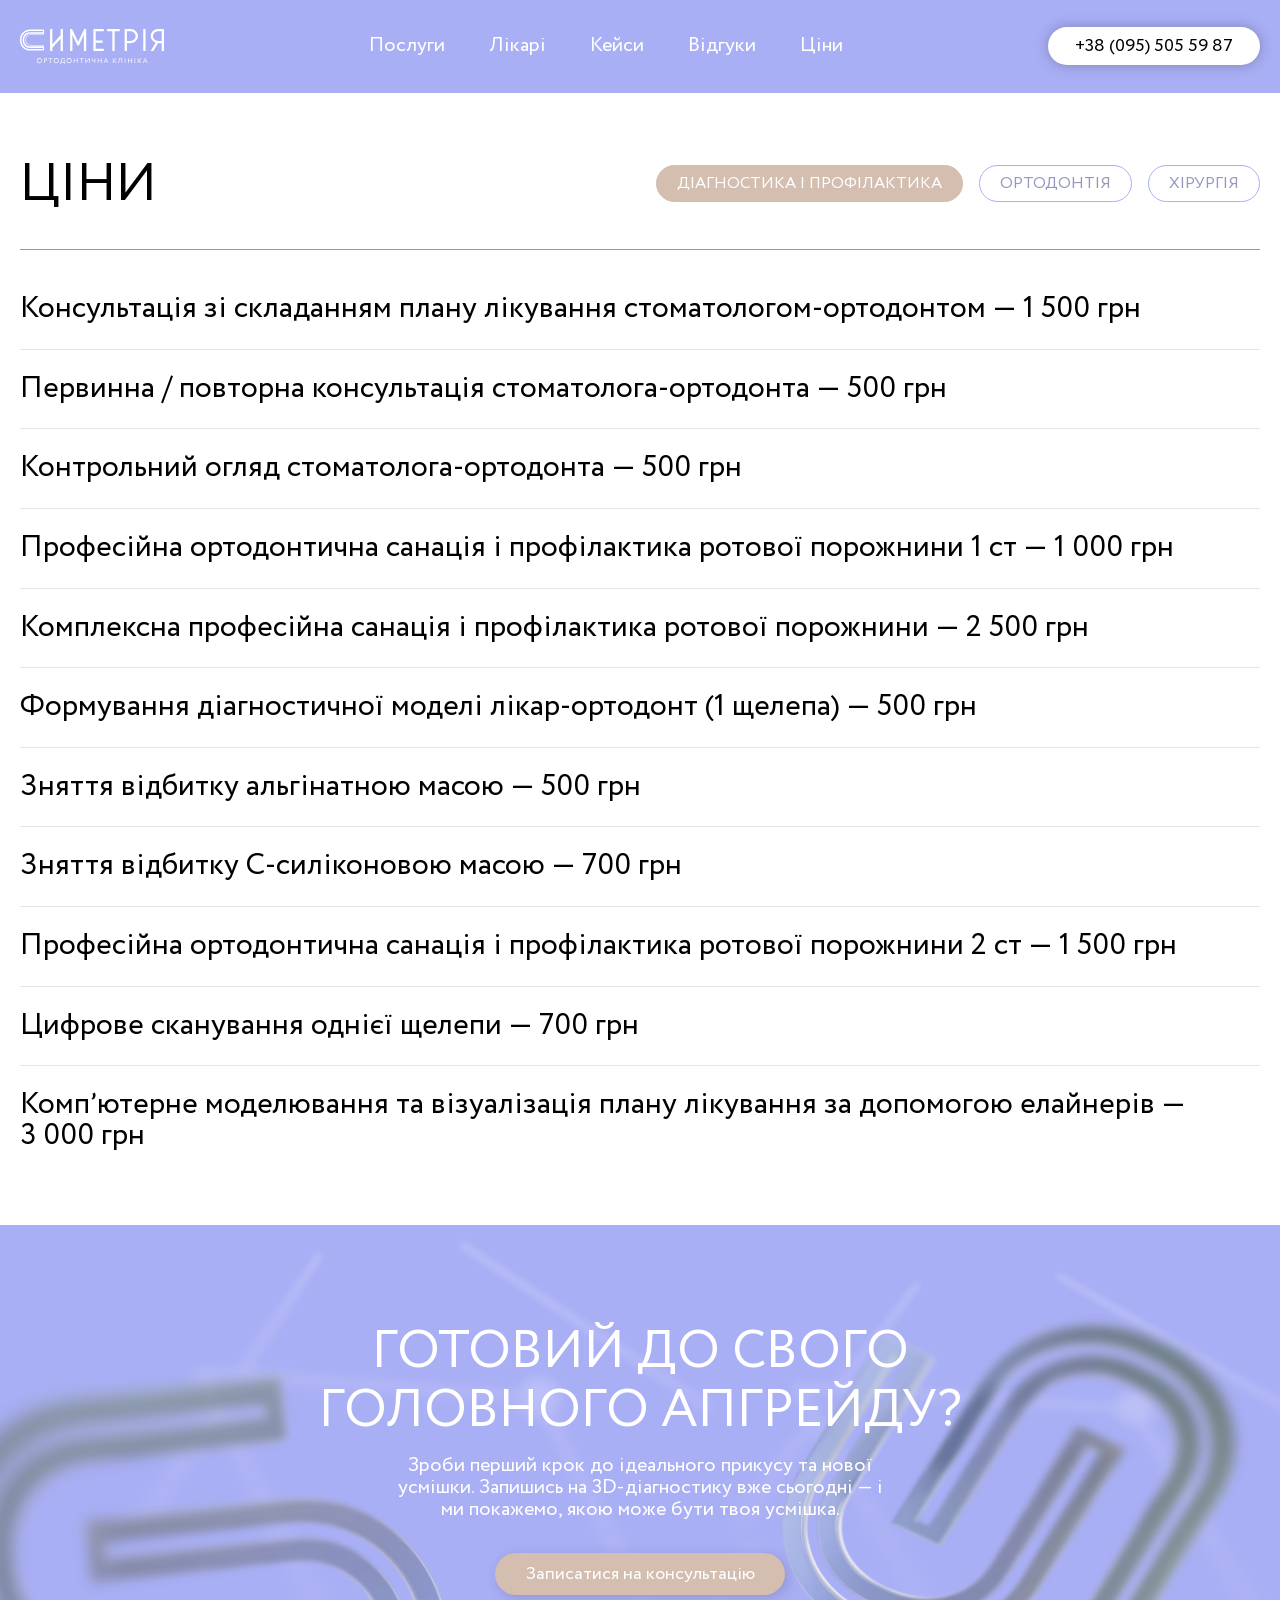
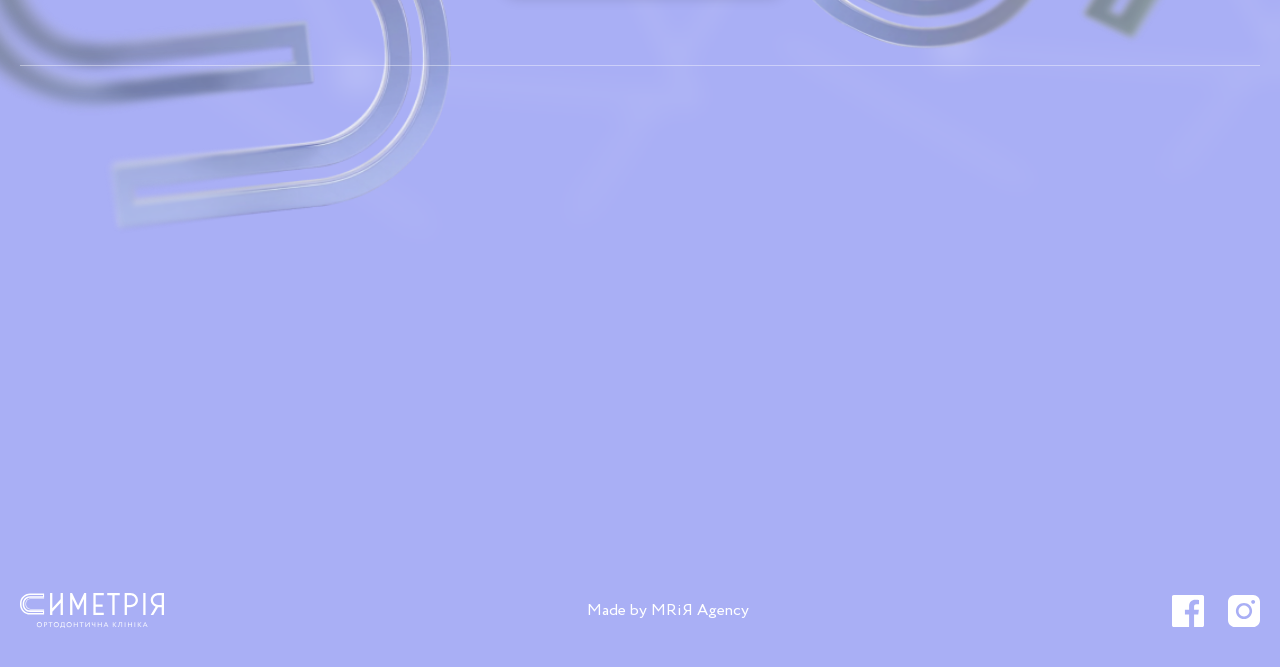
<file: price.html>
<!doctype html>
<html lang="en">

<head>
	<title>Симетрія | Ціни</title>
	<meta charset="UTF-8">
	<meta name="format-detection" content="telephone=no">
	<!-- <style>body{opacity: 0;}</style> -->
	<link rel="stylesheet" href="css/style.min.css?_v=20260526162352">
	<link rel="shortcut icon" href="favicon.ico">
	<!-- <meta name="robots" content="noindex, nofollow"> -->
	<meta name="viewport" content="width=device-width, initial-scale=1.0">
</head>

<body>
	<div class="wrapper">
		<header class="header">
			<div class="header__container">
				<a href="#" class="header__logo">
					<img src="img/logo-header.svg" alt="logo" />
				</a>
				<div class="header__menu menu">
					<button type="button" class="menu__icon icon-menu"><span></span></button>
					<nav class="menu__body">
						<img src="img/header-decor1.png" alt="image" class="menu__decor" />
						<img src="img/header-decor2.png" alt="image" class="menu__decor2" />
						<div class="menu__mob-wrapper">
							<ul class="menu__list">
								<li class="menu__item">
									<a href="#" data-goto=".services" class="menu__link">Послуги</a>
								</li>
								<li class="menu__item">
									<a href="#" data-goto=".doctrs" class="menu__link">Лікарі</a>
								</li>
								<li class="menu__item">
									<a href="#" data-goto=".cases" class="menu__link">Кейси</a>
								</li>
								<li class="menu__item">
									<a href="#" data-goto=".comments" class="menu__link">Відгуки</a>
								</li>
								<li class="menu__item">
									<a href="price.html" class="menu__link">Ціни</a>
								</li>
							</ul>
							<img src="img/teeth.png" alt="image" class="menu__decor3" />
							<div class="menu__info">
								<span>м. Ужгород, вул. Загорська, 51 </span>
								<span>Пн - Пт з 09:00 до 19:00</span>
							</div>
						</div>
					</nav>
				</div>
				<a href="tel:+380955055987" class="header__call">+38 (095) 505 59 87</a>
			</div>
		</header>

		<main class="page">
			<section class="price">
				<div class="price__container">
					<h1 class="price__title">Ціни</h1>
					<div data-tabs class="tabs">
						<nav data-tabs-titles class="tabs__navigation">
							<button type="button" class="tabs__title _tab-active">
								Діагностика і профілактика
							</button>
							<button type="button" class="tabs__title">Ортодонтія</button>
							<button type="button" class="tabs__title">Хірургія</button>
						</nav>
						<div data-tabs-body class="tabs__content">
							<div class="tabs__body body-tabs">
								<p class="body-tabs__item">
									Консультація зі складанням плану лікування
									стоматологом-ортодонтом — <span>1 500 грн</span>
								</p>
								<p class="body-tabs__item">
									Первинна / повторна консультація стоматолога-ортодонта —
									<span>500 грн</span>
								</p>
								<p class="body-tabs__item">
									Контрольний огляд стоматолога-ортодонта —
									<span>500 грн</span>
								</p>
								<p class="body-tabs__item">
									Професійна ортодонтична санація і профілактика ротової
									порожнини 1 ст — <span>1 000 грн</span>
								</p>
								<p class="body-tabs__item">
									Комплексна професійна санація і профілактика ротової
									порожнини — <span>2 500 грн</span>
								</p>
								<p class="body-tabs__item">
									Формування діагностичної моделі лікар-ортодонт (1 щелепа) —
									<span>500 грн</span>
								</p>
								<p class="body-tabs__item">
									Зняття відбитку альгінатною масою — <span>500 грн</span>
								</p>
								<p class="body-tabs__item">
									Зняття відбитку С-силіконовою масою — <span>700 грн</span>
								</p>
								<p class="body-tabs__item">
									Професійна ортодонтична санація і профілактика ротової
									порожнини 2 ст — <span>1 500 грн</span>
								</p>
								<p class="body-tabs__item">
									Цифрове сканування однієї щелепи — <span>700 грн</span>
								</p>
								<p class="body-tabs__item">
									Компʼютерне моделювання та візуалізація плану лікування за
									допомогою елайнерів — <span>3 000 грн</span>
								</p>
							</div>
							<div class="tabs__body body-tabs">
								<p class="body-tabs__item">
									Лікування з використанням трейнера Myobrace —
									<span>5 500 грн</span>
								</p>
								<p class="body-tabs__item">
									Встановлення пластинки ортодонтичної без гвинта (1 щелепа) —
									<span>6 000 грн</span>
								</p>
								<p class="body-tabs__item">
									Встановлення пластинки ортодонтичної з простим гвинтом (1
									щелепа) — <span>8 000 грн</span>
								</p>
								<p class="body-tabs__item">
									Встановлення пластинки ортодонтичної зі складним гвинтом (1
									щелепа) — <span>10 000 грн</span>
								</p>
								<p class="body-tabs__item">
									Повторне виготовлення втраченої пластинки (1 щелепа) —
									<span>5 000 грн</span>
								</p>
								<p class="body-tabs__item">
									Лікування за допомогою апарату Twin-Block (2 щелепи)
									лікарем-стоматологом-ортодонтом — <span>15 000 грн</span>
								</p>
								<p class="body-tabs__item">
									Встановлення біоблоку I типу (1 щелепа) —
									<span>10 000 грн</span>
								</p>
								<p class="body-tabs__item">
									Лікування за допомогою апарату HAAS (1 щелепа)
									лікарем-стоматологом-ортодонтом — <span>10 000 грн</span>
								</p>
								<p class="body-tabs__item">
									Лікування за допомогою апарату HYRAX (1 щелепа)
									лікарем-стоматологом-ортодонтом — <span>10 000 грн</span>
								</p>
								<p class="body-tabs__item">
									Встановлення брекет-системи «Металева» (2×4) (1 щелепа) —
									<span>9 500 грн</span>
								</p>
								<p class="body-tabs__item">
									Встановлення брекет-системи «Металева» (1 щелепа) —
									<span>17 500 грн</span>
								</p>
								<p class="body-tabs__item">
									Встановлення брекет-системи «Металева» (2 щелепи) —
									<span>25 000 грн</span>
								</p>
								<p class="body-tabs__item">
									Встановлення брекет-системи «Сапфірова» (1 щелепа) —
									<span>30 000 грн</span>
								</p>
								<p class="body-tabs__item">
									Встановлення брекет-системи «Металева» (самолігатурна) —
									<span>25 000 грн</span>
								</p>
								<p class="body-tabs__item">
									Встановлення брекет-системи «Керамічна AO» (самолігатурна) —
									<span>30 000 грн</span>
								</p>
								<p class="body-tabs__item">
									Встановлення брекет-системи «Керамічна 3M» (самолігатурна) —
									<span>35 000 грн</span>
								</p>
								<p class="body-tabs__item">
									Заміна брекета металевого лігатурного — <span>500 грн</span>
								</p>
								<p class="body-tabs__item">
									Заміна брекета металевого самолігатурного —
									<span>800 грн</span>
								</p>
								<p class="body-tabs__item">
									Заміна брекета керамічного лігатурного —
									<span>1 000 грн</span>
								</p>
								<p class="body-tabs__item">
									Заміна брекета керамічного самолігатурного —
									<span>1 300 грн</span>
								</p>
								<p class="body-tabs__item">
									Заміна брекета сапфірового лігатурного —
									<span>1 500 грн</span>
								</p>
								<p class="body-tabs__item">
									Заміна брекета сапфірового самолігатурного —
									<span>2 500 грн</span>
								</p>
								<p class="body-tabs__item">
									Заміна лігатури (1 щелепа) — <span>250 грн</span>
								</p>
								<p class="body-tabs__item">
									Заміна дуги (1 щелепа) — <span>500 грн</span>
								</p>
								<p class="body-tabs__item">
									Встановлення міжщелепних тяг (1 шт.) — <span>200 грн</span>
								</p>
								<p class="body-tabs__item">
									Розбили брекета (1 шт.) — <span>500 грн</span>
								</p>
								<p class="body-tabs__item">
									Зняття брекет-системи (1 щелепа) — <span>2 200 грн</span>
								</p>
								<p class="body-tabs__item">
									Починка знімного апарата — <span>3 000 грн</span>
								</p>
								<p class="body-tabs__item">
									Встановлення ретенційного апарата (1 щелепа) —
									<span>2 000 грн</span>
								</p>
								<p class="body-tabs__item">
									Фіксація кільця – ортодонтичного (1 шт.) —
									<span>1 000 грн</span>
								</p>
								<p class="body-tabs__item">
									Встановлення лінгвальної кнопки (1 шт.) —
									<span>500 грн</span>
								</p>
								<p class="body-tabs__item">
									Встановлення накусочної площадки Bite Turbos (1 шт.) —
									<span>500 грн</span>
								</p>
								<p class="body-tabs__item">
									Встановлення піднебінного бюгеля — <span>2 000 грн</span>
								</p>
								<p class="body-tabs__item">
									Встановлення мікроімпланту Biotray — <span>5 000 грн</span>
								</p>
								<p class="body-tabs__item">
									Встановлення мікроімпланту Os-Sem — <span>3 000 грн</span>
								</p>
								<p class="body-tabs__item">
									Встановлення лінгвальної дуги (1 щелепа) —
									<span>4 000 грн</span>
								</p>
								<p class="body-tabs__item">
									Лікування з використанням лицевої маски-однощелепної —
									<span>5 000 грн</span>
								</p>
								<p class="body-tabs__item">
									Встановлення утримувача місця
									лікарем-стоматологом-ортодонтом — <span>2 500 грн</span>
								</p>
								<p class="body-tabs__item">
									Зняття ретейнера (1 щелепа) — <span>1 000 грн</span>
								</p>
								<p class="body-tabs__item">
									Зняття апарату Hass/Hyrex (1 щелепа) —
									<span>1 000 грн</span>
								</p>
								<p class="body-tabs__item">
									Лікування за допомогою коректора 2 класу Forsus —
									<span>10 000 грн</span>
								</p>
								<p class="body-tabs__item">
									Активація апарату Forsus — <span>2 500 грн</span>
								</p>
								<p class="body-tabs__item">
									Лікування за допомогою апарату MARPE на 2 мікроімплантах
									Benefit — <span>35 000 грн</span>
								</p>
								<p class="body-tabs__item">
									Лікування за допомогою апарату MARPE на 4 мікроімплантах
									Benefit — <span>45 000 грн</span>
								</p>
								<p class="body-tabs__item">
									Лікування за допомогою апарату MSE — <span>50 000 грн</span>
								</p>
								<p class="body-tabs__item">
									Лікування за допомогою апарату для скелетного розширення
									верхньої щелепи MSE — <span>40 000 грн</span>
								</p>
								<p class="body-tabs__item">
									Лікування за допомогою апарату Carriere Motion —
									<span>20 000 грн</span>
								</p>
								<p class="body-tabs__item">
									Лікування за допомогою елайнерів Get Smile / EasyBite 1 тип
									(1 щелепа) лікарем-стоматологом-ортодонтом —
									<span>55 000 грн</span>
								</p>
								<p class="body-tabs__item">
									Лікування за допомогою елайнерів Get Smile / EasyBite 2 тип
									(1 щелепа) лікарем-стоматологом-ортодонтом —
									<span>33 000 грн</span>
								</p>
								<p class="body-tabs__item">
									Лікування за допомогою оклюзійного сплінту —
									<span>20 000 грн</span>
								</p>
								<p class="body-tabs__item">
									Встановлення знімного ретенційного апарату (1 щелепа) —
									<span>2 500 грн</span>
								</p>
								<p class="body-tabs__item">
									Корекція за допомогою депрограматору —
									<span>8 000 грн</span>
								</p>
							</div>

							<div class="tabs__body body-tabs">
								<p class="body-tabs__item">
									Анестезія тканин ротової порожнини — <span>350 грн</span>
								</p>
								<p class="body-tabs__item">
									Видалення молочного зуба — <span>600 грн</span>
								</p>
								<p class="body-tabs__item">
									Видалення молочного зуба (складне) — <span>1 600 грн</span>
								</p>
								<p class="body-tabs__item">
									Видалення зуба 1 тип складності — <span>1 400 грн</span>
								</p>
								<p class="body-tabs__item">
									Видалення зуба 2 тип складності — <span>2 100 грн</span>
								</p>
								<p class="body-tabs__item">
									Видалення зуба 3 тип складності — <span>3 900 грн</span>
								</p>
								<p class="body-tabs__item">
									Видалення зуба мудрості — <span>2 200 грн</span>
								</p>
								<p class="body-tabs__item">
									Видалення зуба мудрості атипове — <span>5 500 грн</span>
								</p>
							</div>
						</div>
					</div>
				</div>
			</section>
		</main>
		<footer class="footer">
			<img src="img/footer-decor.png" alt="image" class="footer__decor" />
			<img src="img/footer-decor2.png" alt="image" class="footer__decor2" />
			<img src="img/footer-decor-mob.png" alt="image" class="footer__decor-mob" />
			<img src="img/footer-decor2-mob.png" alt="image" class="footer__decor2-mob" />
			<div class="footer__container">
				<div class="footer__top top-footer">
					<div class="top-footer__titles">
						<h2 class="top-footer__title">ГОТОВИЙ ДО СВОГО ГОЛОВНОГО АПГРЕЙДУ?</h2>
						<p class="top-footer__description">
							Зроби перший крок до ідеального прикусу та нової усмішки. Запишись на
							3D-діагностику вже сьогодні — і ми покажемо, якою може бути твоя
							усмішка.
						</p>
					</div>
					<a href="" data-popup="#popup" class="top-footer__btn">Записатися на консультацію</a>
				</div>
				<div class="footer__map map-footer">
					<iframe src="https://www.google.com/maps/embed?pb=!1m18!1m12!1m3!1d2637.063501919565!2d22.27137981245633!3d48.627766871181976!2m3!1f0!2f0!3f0!3m2!1i1024!2i768!4f13.1!3m3!1m2!1s0x473919d156f496c7%3A0xb729a40fcfd95197!2sSymetriya%20-%20Ortodontychna%20Klinika!5e0!3m2!1sru!2sde!4v1779791885700!5m2!1sru!2sde" class="map-footer__map" style="border: 0" allowfullscreen="" loading="lazy" referrerpolicy="no-referrer-when-downgrade"></iframe>
				</div>
				<div class="footer__bottom bottom-footer">
					<a href="/" class="bottom-footer__logo">
						<img src="img/logo-header.svg" alt="Image" />
					</a>
					<a href="https://mriya-digital.com/" target="_blank" class="bottom-footer__mriya">Made by MRiЯ Agency</a>
					<div class="bottom-footer__socials">
						<a href="https://www.facebook.com/share/18FhJjSGTp/?mibextid=wwXIfr" target="_blank" class="bottom-footer__social">
							<img src="img/footer-fb.svg" alt="Image" />
						</a>
						<a href="https://www.instagram.com/symmetry.ua?" target="_blank" class="bottom-footer__social">
							<img src="img/footer-insta.svg" alt="Image" /></a>
					</div>
				</div>
			</div>
		</footer>

	</div>
	<div id="popup" aria-hidden="true" class="popup">
		<div class="popup__wrapper">
			<div class="popup__content">
				<button data-close type="button" class="popup__close"></button>
				<div class="popup__text text-popup">
					<div class="text-popup__titles">
						<h3 class="text-popup__title">ЗАПИС НА КОНСУЛЬТАЦІЮ</h3>
						<p class="text-popup__descriptions">
							Для запису на консультацію, заповніть форму нижче. Адміністратор
							звʼяжеться з вами найближчим часом
						</p>
					</div>
					<form action="" class="text-popup__form" id="consultation-form">
						<input type="text" class="text-popup__input" name="name" placeholder="Ваше імʼя" />
						<input type="text" class="text-popup__input" name="phone" id="phone" placeholder="+38 (0__) ___-__-__" />

						<!-- Приховані UTM-поля -->
						<input type="hidden" name="utm_source" id="utm_source" />
						<input type="hidden" name="utm_medium" id="utm_medium" />
						<input type="hidden" name="utm_campaign" id="utm_campaign" />
						<input type="hidden" name="utm_term" id="utm_term" />
						<input type="hidden" name="utm_content" id="utm_content" />

						<button type="button" class="text-popup__submit" id="form-submit">
							надіслати
						</button>
					</form>
					<p id="form-status" style="display: none; margin-top: 10px"></p>
				</div>
			</div>
		</div>
	</div>
	<script src="js/app.min.js?_v=20260526162352"></script>
</body>

</html>
</file>
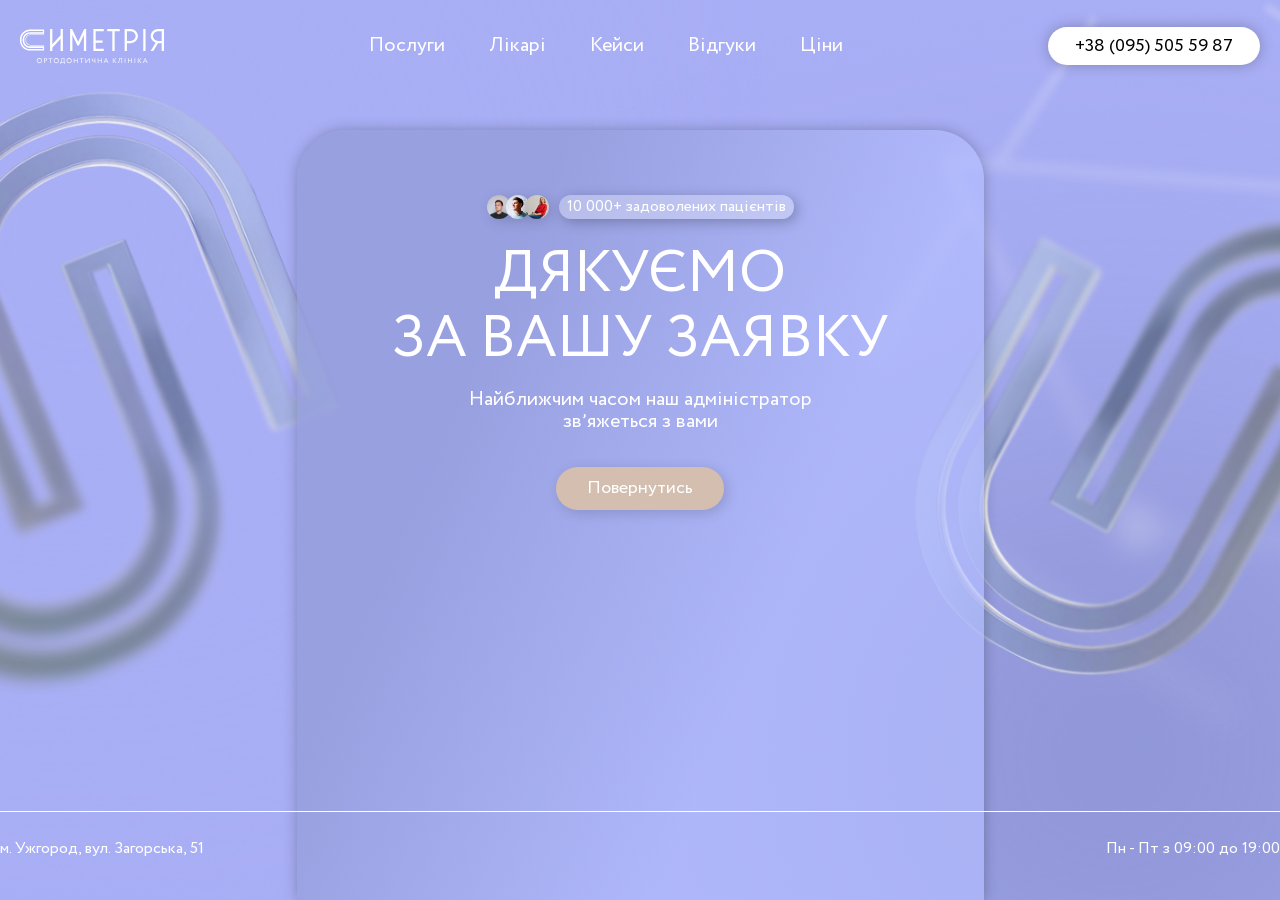
<file: thanks.html>
<!doctype html>
<html lang="en">

<head>
	<title>Симетрія | Дякую</title>
	<meta charset="UTF-8">
	<meta name="format-detection" content="telephone=no">
	<!-- <style>body{opacity: 0;}</style> -->
	<link rel="stylesheet" href="css/style.min.css?_v=20260526162352">
	<link rel="shortcut icon" href="favicon.ico">
	<!-- <meta name="robots" content="noindex, nofollow"> -->
	<meta name="viewport" content="width=device-width, initial-scale=1.0">
</head>

<body>
	<div class="wrapper">
		<header class="header">
			<div class="header__container">
				<a href="#" class="header__logo">
					<img src="img/logo-header.svg" alt="logo" />
				</a>
				<div class="header__menu menu">
					<button type="button" class="menu__icon icon-menu"><span></span></button>
					<nav class="menu__body">
						<img src="img/header-decor1.png" alt="image" class="menu__decor" />
						<img src="img/header-decor2.png" alt="image" class="menu__decor2" />
						<div class="menu__mob-wrapper">
							<ul class="menu__list">
								<li class="menu__item">
									<a href="#" data-goto=".services" class="menu__link">Послуги</a>
								</li>
								<li class="menu__item">
									<a href="#" data-goto=".doctrs" class="menu__link">Лікарі</a>
								</li>
								<li class="menu__item">
									<a href="#" data-goto=".cases" class="menu__link">Кейси</a>
								</li>
								<li class="menu__item">
									<a href="#" data-goto=".comments" class="menu__link">Відгуки</a>
								</li>
								<li class="menu__item">
									<a href="price.html" class="menu__link">Ціни</a>
								</li>
							</ul>
							<img src="img/teeth.png" alt="image" class="menu__decor3" />
							<div class="menu__info">
								<span>м. Ужгород, вул. Загорська, 51 </span>
								<span>Пн - Пт з 09:00 до 19:00</span>
							</div>
						</div>
					</nav>
				</div>
				<a href="tel:+380955055987" class="header__call">+38 (095) 505 59 87</a>
			</div>
		</header>

		<main class="page">
			<section class="hero hero-nopb">
				<img src="img/hero-decor1-pc.png" alt="image" class="hero__decor1" />
				<img src="img/hero-decor2-pc.png" alt="image" class="hero__decor2" />
				<img src="img/header-decor1.png" alt="image" class="menu__decor" />
				<img src="img/header-decor2.png" alt="image" class="menu__decor2" />
				<div class="hero__container">
					<div class="hero__info hero__info-thanks info-hero">
						<div class="info-hero__actions">
							<div class="info-hero__icons">
								<img src="img/hero-avatar1.jpg" alt="avatar" class="info-hero__avatars" />
								<img src="img/hero-avatar2.jpg" alt="avatar" class="info-hero__avatars" />
								<img src="img/hero-avatar3.jpg" alt="avatar" class="info-hero__avatars" />
							</div>
							<div class="info-hero__label">
								10 000+ задоволених пацієнтів
							</div>
						</div>
						<div class="hero__titles">
							<h1 class="hero__title">
								Дякуємо <br />
								за вашу <br class="mob" />
								заявку
							</h1>
							<p class="hero__descriptions">
								Найближчим часом наш адміністратор звʼяжеться з вами
							</p>
						</div>
						<a href="/" class="hero__btn btn">Повернутись</a>
						<img src="img/teeth.png" alt="image" class="hero__teeth" />
					</div>

					<div class="hero__about">
						<span>м. Ужгород, вул. Загорська, 51 </span>
						<span>Пн - Пт з 09:00 до 19:00</span>
					</div>
				</div>
			</section>
		</main>
	</div>
	<div id="popup" aria-hidden="true" class="popup">
		<div class="popup__wrapper">
			<div class="popup__content">
				<button data-close type="button" class="popup__close"></button>
				<div class="popup__text text-popup">
					<div class="text-popup__titles">
						<h3 class="text-popup__title">ЗАПИС НА КОНСУЛЬТАЦІЮ</h3>
						<p class="text-popup__descriptions">
							Для запису на консультацію, заповніть форму нижче. Адміністратор
							звʼяжеться з вами найближчим часом
						</p>
					</div>
					<form action="" class="text-popup__form" id="consultation-form">
						<input type="text" class="text-popup__input" name="name" placeholder="Ваше імʼя" />
						<input type="text" class="text-popup__input" name="phone" id="phone" placeholder="+38 (0__) ___-__-__" />

						<!-- Приховані UTM-поля -->
						<input type="hidden" name="utm_source" id="utm_source" />
						<input type="hidden" name="utm_medium" id="utm_medium" />
						<input type="hidden" name="utm_campaign" id="utm_campaign" />
						<input type="hidden" name="utm_term" id="utm_term" />
						<input type="hidden" name="utm_content" id="utm_content" />

						<button type="button" class="text-popup__submit" id="form-submit">
							надіслати
						</button>
					</form>
					<p id="form-status" style="display: none; margin-top: 10px"></p>
				</div>
			</div>
		</div>
	</div>
	<script src="js/app.min.js?_v=20260526162352"></script>
</body>

</html>
</file>
<file: css/style.min.css>
@font-face{font-family:Circe;font-display:swap;src:url(../fonts/Circe-ExtraBold.woff2) format("woff2");font-weight:800;font-style:normal}@font-face{font-family:Circe;font-display:swap;src:url(../fonts/Circe-Bold.woff2) format("woff2");font-weight:700;font-style:normal}@font-face{font-family:Circe;font-display:swap;src:url(../fonts/Circe-Light.woff2) format("woff2");font-weight:300;font-style:normal}@font-face{font-family:Circe;font-display:swap;src:url(../fonts/Circe-Regular.woff2) format("woff2");font-weight:400;font-style:normal}@font-face{font-family:Circe;font-display:swap;src:url(../fonts/Circe-Thin.woff2) format("woff2");font-weight:100;font-style:normal}*{padding:0;margin:0;border:0}*,*::after,*::before{box-sizing:border-box}*::after,*::before{display:inline-block}body,html{height:100%;min-width:375px}body{color:#000;line-height:1;font-family:Circe;font-size:1.25rem;-ms-text-size-adjust:100%;-moz-text-size-adjust:100%;-webkit-text-size-adjust:100%;-webkit-font-smoothing:antialiased;-moz-osx-font-smoothing:grayscale}button,input,textarea{font-family:Circe;font-size:inherit;line-height:inherit;color:inherit;background-color:rgba(0,0,0,0)}input,textarea{width:100%}label{display:inline-block}button,option,select{cursor:pointer}a{display:inline-block;color:inherit;text-decoration:none}ul li{list-style:none}img{vertical-align:top}h1,h2,h3,h4,h5,h6{font-weight:inherit;font-size:inherit}.lock body{overflow:hidden;touch-action:none;-ms-scroll-chaining:none;overscroll-behavior:none}.wrapper{min-height:100%;display:flex;flex-direction:column;overflow:hidden}@supports (overflow:clip){.wrapper{overflow:clip}}.wrapper>main{flex:1 1 auto}.wrapper>*{min-width:0}[class*=__container]{max-width:82.5rem;margin:0 auto;padding:0 1.25rem}[class*="--gc"]{display:grid;min-width:0;grid-template-columns:1.25rem 1fr minmax(auto,80rem) 1fr 1.25rem}[class*="--gc"]>*{min-width:0;grid-column:3/4}.icon-menu{display:none}body::after{content:"";background-color:rgba(0,0,0,.5);position:fixed;width:100%;height:100%;top:0;left:0;opacity:0;transition:opacity .8s ease 0s;pointer-events:none;z-index:149}.popup-show body::after{opacity:1}.popup{position:fixed;top:0;left:0;bottom:0;right:0;padding:30px 10px;transition:visibility .8s ease 0s;visibility:hidden;pointer-events:none}.popup_show{z-index:150;visibility:visible;overflow:auto;pointer-events:auto}.popup_show .popup__content{visibility:visible;-webkit-transform:scale(1);transform:scale(1)}.popup__wrapper{display:flex;flex-direction:column;align-items:center;min-height:100%;flex:1 1 auto;width:100%;display:flex;justify-content:center;align-items:center}.popup__content{visibility:hidden;-webkit-transform:scale(0);transform:scale(0);transition:-webkit-transform .3s ease 0s;transition:transform .3s ease 0s;transition:transform .3s ease 0s,-webkit-transform .3s ease 0s;background-color:#eee;padding:20px;width:100%;max-width:900px;border-radius:20px}.lock .popup__content{visibility:visible}.spollers{display:grid;gap:15px}.spollers__item{font-size:1.25rem}.spollers__title{width:100%;cursor:default;text-align:left;border:1px solid #eee;padding:.625rem .9375rem;border-radius:.3125rem;position:relative;list-style:none}.spollers__title::-webkit-details-marker,.spollers__title::marker{display:none}._spoller-init .spollers__title{cursor:pointer}._spoller-init .spollers__title::after,._spoller-init .spollers__title::before{content:"";position:absolute;right:0;top:50%;background-color:#000;height:2px;width:28px;transition:-webkit-transform .5s ease 0s;transition:transform .5s ease 0s;transition:transform .5s ease 0s,-webkit-transform .5s ease 0s}._spoller-init .spollers__title::before{-webkit-transform:translate(-50%,-50%);transform:translate(-50%,-50%)}._spoller-init .spollers__title::after{-webkit-transform:translate(-50%,-50%) rotate(90deg);transform:translate(-50%,-50%) rotate(90deg)}._spoller-init .spollers__title._spoller-active::before{-webkit-transform:translate(-50%,-50%) rotate(45deg);transform:translate(-50%,-50%) rotate(45deg)}._spoller-init .spollers__title._spoller-active::after{-webkit-transform:translate(-50%,-50%) rotate(-45deg);transform:translate(-50%,-50%) rotate(-45deg)}.spollers__body{padding:1.25rem;border-radius:.3125rem;border:1px solid #eee}.tabs__navigation{display:flex}.tabs__title{border:1px solid #eee;padding:.625rem .9375rem;border-radius:.3125rem}.tabs__title._tab-active{border:1px solid #000}.tabs__content{border:1px solid #eee;padding:.625rem .9375rem}.ibg{width:100%;height:100%;-o-object-fit:cover;object-fit:cover}.ibg--top{-o-object-position:top;object-position:top}.ibg--bottom{-o-object-position:bottom;object-position:bottom}.ibg--left{-o-object-position:left;object-position:left}.ibg--right{-o-object-position:right;object-position:right}.ibg--contain{-o-object-fit:contain;object-fit:contain}.header{position:absolute;width:100%;background:#a9aff5}.header__container{display:flex;align-items:center;justify-content:space-between;position:relative;z-index:2;padding-top:27px;padding-bottom:28px}.header__logo{width:144px;height:35px}.menu-open .header__logo{position:relative;z-index:2}.header__logo img{width:100%}.header__menu{display:flex;align-items:center}.header__call{font-size:18px;font-style:normal;font-weight:400;line-height:102%;padding:10px 27px;border-radius:25px;background:#fff;box-shadow:0 0 14px 0 rgba(0,0,0,.25);transition:color .3s ease,background-color .3s ease,box-shadow .3s ease,-webkit-transform .3s ease;transition:color .3s ease,background-color .3s ease,box-shadow .3s ease,transform .3s ease;transition:color .3s ease,background-color .3s ease,box-shadow .3s ease,transform .3s ease,-webkit-transform .3s ease}.menu-open .header__call{position:relative;z-index:2}.header__call:hover{color:#fff;background-color:#d3beaf;-webkit-transform:translateY(-2px);transform:translateY(-2px);box-shadow:0 8px 24px 0 rgba(0,0,0,.28)}.header__call:active{-webkit-transform:translateY(0);transform:translateY(0);box-shadow:0 4px 14px 0 rgba(0,0,0,.22)}.menu__decor{position:absolute;top:0;left:0;display:none}.menu__decor2{position:absolute;bottom:0;right:0;display:none}.menu__decor3{width:100%;display:none}.menu-open .menu__body{background-color:#a9aff5;height:100vh}.menu__list{display:flex;align-items:center;gap:44px;position:relative;z-index:2}.menu__info{display:none}.menu__link{font-size:20px;font-style:normal;font-weight:400;line-height:22px;position:relative;display:inline-flex;color:#fff;transition:color .3s ease,-webkit-transform .3s ease;transition:color .3s ease,transform .3s ease;transition:color .3s ease,transform .3s ease,-webkit-transform .3s ease}.menu__link::after{content:"";position:absolute;left:50%;bottom:-7px;width:0;height:1px;background:currentColor;opacity:.7;transition:width .3s ease,left .3s ease,opacity .3s ease}.menu__link:hover{color:rgba(255,255,255,.78);-webkit-transform:translateY(-1px);transform:translateY(-1px)}.menu__link:hover::after{left:0;width:100%;opacity:1}.footer{background:#a9aff5;position:relative}.footer__container{position:relative;display:flex;flex-direction:column;padding-top:99px;padding-bottom:38px;gap:42px}.footer__decor{position:absolute;width:838.92px;height:673.935px;left:0;top:-25px;-o-object-fit:cover;object-fit:cover}.footer__decor2{position:absolute;width:696.706px;height:673.935px;right:-72px;top:-39px}.footer__decor-mob{display:none}.footer__decor2-mob{display:none}.footer__top{display:flex;flex-direction:column;align-items:center;gap:32px;padding-bottom:70px;border-bottom:1px solid rgba(255,255,255,.4)}.footer__map{width:1280px;height:443px}.footer__bottom{display:flex;align-items:center;justify-content:space-between}.top-footer__titles{display:flex;flex-direction:column;align-items:center;gap:14px}.top-footer__title{max-width:690px;font-size:52px;font-style:normal;font-weight:400;line-height:112%;text-transform:uppercase;text-align:center;color:#fff}.top-footer__description{max-width:485px;font-size:20px;font-style:normal;font-weight:400;line-height:22px;text-align:center;color:#fff}.top-footer__btn{padding:12px 30.5px;font-size:18px;font-style:normal;font-weight:400;line-height:102%;color:#fff;border-radius:25px;background:#d3beaf;box-shadow:3px 3px 12.8px 0 rgba(0,0,0,.15);transition:all .3s ease}.top-footer__btn:hover{background:#d6a17c;-webkit-transform:translateY(-2px);transform:translateY(-2px)}.map-footer__map{width:100%;height:100%;border-radius:16px}.bottom-footer__logo{width:144px;height:35.562px}.bottom-footer__mriya{position:relative;display:flex;font-size:16px;font-style:normal;font-weight:500;line-height:normal;color:#fff;transition:-webkit-transform .3s ease;transition:transform .3s ease;transition:transform .3s ease,-webkit-transform .3s ease}.bottom-footer__mriya::after{content:"";position:absolute;left:0;bottom:-3px;width:100%;height:1px;background:#fff;-webkit-transform:scaleX(0);transform:scaleX(0);-webkit-transform-origin:left;transform-origin:left;transition:-webkit-transform .3s ease;transition:transform .3s ease;transition:transform .3s ease,-webkit-transform .3s ease}.bottom-footer__mriya:hover{-webkit-transform:translateY(-2px);transform:translateY(-2px)}.bottom-footer__mriya:hover::after{-webkit-transform:scaleX(1);transform:scaleX(1)}.bottom-footer__socials{display:flex;align-items:center;gap:24px}.bottom-footer__social{width:32px;height:32px;aspect-ratio:1/1;transition:all .3s ease}.bottom-footer__social:hover{-webkit-transform:translateY(-2px);transform:translateY(-2px)}.hero{background-color:#a9aff5;position:relative;overflow:hidden;height:100vh;padding-bottom:50px}.hero__decor1{position:absolute;width:830.815px;left:0;top:0}.hero__decor2{position:absolute;width:976.936px;top:0;right:0}.hero__container{padding-top:130px;position:relative;align-items:flex-end;justify-content:center;height:100%;z-index:1;display:flex}.hero__info{padding:65px 95px 20px;border-radius:50px 50px 0 0;height:100%;box-shadow:0 0 14px 0 rgba(0,0,0,.25);background:linear-gradient(113deg,rgba(145,154,215,.7019607843) 27.03%,rgba(179,189,255,.7019607843) 67.61%);display:flex;flex-direction:column;gap:24px;align-items:center;text-align:center;justify-content:space-between;max-width:820px}.hero__info-thanks{justify-content:normal!important}.hero__titles{display:flex;flex-direction:column;align-items:center;gap:16px;color:#fff}.hero__title{font-size:58px;font-style:normal;font-weight:400;line-height:112%;text-transform:uppercase}.hero__descriptions{font-size:20px;font-style:normal;font-weight:400;line-height:22px;max-width:432px}.hero__teethpc{width:100%;margin-top:-12%}.hero__teeth{display:none}.hero__btn{margin-top:10px;position:relative;z-index:1}.hero__about{position:absolute;bottom:43px;left:0;width:100%;display:flex;align-items:center;justify-content:space-between;padding-top:29px;border-top:1px solid #fff;color:#fff}.hero__about span{font-size:16px;font-style:normal;font-weight:400;line-height:102%}.info-hero__actions{display:flex;align-items:center;gap:10px}.info-hero__icons{display:flex;align-items:center}.info-hero__avatars{width:24px;height:24px;border-radius:24px;box-shadow:3px 3px 12.8px 0 rgba(0,0,0,.15);-o-object-fit:cover;object-fit:cover;-o-object-position:center;object-position:center}.info-hero__avatars:nth-child(2){margin-left:-5px}.info-hero__avatars:nth-child(3){margin-left:-5px}.info-hero__label{font-size:16px;font-style:normal;font-weight:400;line-height:102%;padding:4px 8px;border-radius:12px;color:#fff;background:rgba(255,255,255,.3019607843);box-shadow:3px 3px 12.8px 0 rgba(0,0,0,.25)}.btn{font-size:18px;font-style:normal;font-weight:400;line-height:102%;padding:12px 31px;border-radius:25px;background:#d3beaf;color:#fff;box-shadow:3px 3px 12.8px 0 rgba(0,0,0,.15);transition:background-color .3s ease,box-shadow .3s ease,color .3s ease,-webkit-transform .3s ease;transition:background-color .3s ease,box-shadow .3s ease,transform .3s ease,color .3s ease;transition:background-color .3s ease,box-shadow .3s ease,transform .3s ease,color .3s ease,-webkit-transform .3s ease}.btn:hover{background:#d6a17c;-webkit-transform:translateY(-2px);transform:translateY(-2px);box-shadow:0 8px 24px rgba(0,0,0,.22)}.btn:active{-webkit-transform:translateY(0);transform:translateY(0);box-shadow:0 4px 14px rgba(0,0,0,.18)}.services{border-radius:50px 50px 0 0;background:#fff;margin-top:-60px;position:relative;z-index:2}.services__container{padding-top:90px;display:flex;flex-direction:column;row-gap:39px}.services__descriptions{max-width:509px}.services__items{display:flex;align-items:center;justify-content:space-between;gap:16px}.services__item{width:415px;border-radius:30px;background:#f4f4f4;box-shadow:0 0 8px 0 rgba(0,0,0,.2);height:280px;padding:29px 24px;display:flex;flex-direction:column;transition:all .3s ease}.services__item:hover{color:#fff;background:#a9aff5}.titles-main{display:flex;flex-direction:column;row-gap:22px;width:100%}.titles-main__left{display:flex;flex-direction:column;align-items:flex-start}.titles-main__subtitle{font-size:16px;font-style:normal;font-weight:400;line-height:102%;padding:10px 20px;border-radius:90px;border:1px solid #979797;background:linear-gradient(176deg,#919ad7 17.79%,#979797 94.08%);background-clip:text;-webkit-background-clip:text;color:transparent;-webkit-text-fill-color:transparent}.titles-main__title{font-size:52px;font-style:normal;font-weight:400;line-height:112%;text-transform:uppercase;max-width:530px;width:100%}.titles-main__right{display:flex;align-items:flex-start;justify-content:space-between}.titles-main__descriptions{display:inline-block;background:linear-gradient(176deg,#919ad7 17.79%,#979797 94.08%);background-clip:text;-webkit-background-clip:text;color:transparent;-webkit-text-fill-color:transparent;font-size:30px;font-style:normal;font-weight:400;line-height:102%}.titles-main__descriptions span{background:0 0;background-clip:initial;-webkit-background-clip:initial;color:#000;-webkit-text-fill-color:#000}.item-services__arrow{display:flex;align-items:flex-end;width:100%;justify-content:flex-end}.item-services__text{display:flex;flex-direction:column;justify-content:space-between;height:100%}.item-services__title{font-size:36px;font-style:normal;font-weight:400;line-height:102%;max-width:291px}.item-services__descriptions{font-size:20px;font-style:normal;font-weight:400;line-height:22px;max-width:350px}.arrow-link{display:inline-flex}.arrow-link__icon{display:block}.arrow-link__path{fill:url(#arrowGradient);transition:fill .3s ease}.arrow-link:hover .arrow-link__path{fill:#fff}.doctrs__container{padding-top:90px;display:flex;flex-direction:column;row-gap:39px}.doctrs__descriptions{max-width:616px}.doctrs__actions{display:flex;align-items:center;justify-content:space-between;width:75%}.doctrs__slider{overflow:visible!important}.doctrs__slide{position:relative;height:436px;border-radius:30px;box-shadow:0 0 8px 0 rgba(0,0,0,.2);overflow:hidden;display:flex;align-items:flex-end;justify-content:center}.actions-doctrs__navigations{display:flex;align-items:center;gap:16px}.actions-doctrs__btns{display:flex;align-items:center;gap:16px}.slider-btn-next svg:nth-child(2){margin-left:-5px}.slide-doctrs__img{position:absolute;top:0;left:0;width:100%;height:100%;-o-object-fit:cover;object-fit:cover;-o-object-position:center;object-position:center}.slide-doctrs__text{position:relative;width:100%;height:45%;z-index:1;background:linear-gradient(180deg,rgba(217,217,217,0) 0,#b3bdff 100%);display:flex;flex-direction:column;align-items:flex-start;justify-content:flex-end;padding:16px 30px 33px;color:#fff;gap:6px}.slide-doctrs__name{font-size:30px;font-style:normal;font-weight:400;line-height:102%}.slide-doctrs__descriptions{font-size:20px;font-style:normal;font-weight:400;line-height:20px}.slide-doctrs__text--bottom{padding:16px 30px 11px}.slide-doctrs--scaled{-o-object-position:center 35px;object-position:center 35px;-webkit-transform:scale(1.4);transform:scale(1.4)}.slide-doctrs--top{-o-object-position:top;object-position:top}.cases__slider-wrap{display:none}.cases__slider-wrap._active{display:block}.cases-button-next2,.cases-button-prev2{display:none}.cases__container{padding-top:90px;display:flex;flex-direction:column;row-gap:17px}.cases__descriptions{max-width:592px}.cases__actions{display:flex;align-items:center;justify-content:space-between;padding-bottom:36px;border-bottom:1px solid rgba(0,0,0,.1)}.cases__slider-wrap._active{margin-top:19px}.cases__slider{overflow:visible!important}.cases__slide{border-radius:30px;overflow:hidden;position:relative}.cases__slider2{overflow:visible!important}.actions-cases__tabs{width:46%;display:flex;align-items:center;gap:16px}.actions-cases__tab._active{background:#d3beaf;color:#fff;background-clip:unset;-webkit-background-clip:unset;-webkit-text-fill-color:currentColor;border:1px solid #d3beaf;box-shadow:3px 3px 12.8px 0 rgba(0,0,0,.15);transition:all .3s ease}.actions-cases__tab._active:hover{opacity:.85;-webkit-transform:translateY(-2px);transform:translateY(-2px)}.btn-blue{padding:12px 24px;border-radius:25px;border:1px solid #a9aff5;box-shadow:3px 3px 12.8px 0 rgba(0,0,0,.15);font-size:18px;font-style:normal;font-weight:400;line-height:102%;white-space:nowrap;background:linear-gradient(176deg,#919ad7 17.79%,#979797 94.08%);background-clip:text;-webkit-background-clip:text;-webkit-text-fill-color:transparent;transition:all .3s ease}.btn-blue:hover{opacity:.85;-webkit-transform:translateY(-2px);transform:translateY(-2px)}.slide-cases__front{position:relative}.slide-cases__bnt{position:absolute;bottom:16px;right:16px;cursor:pointer}.slide-cases__top{position:relative}.slide-cases__bottom{position:relative}.slide-cases__hovered{position:absolute;top:0;left:0;padding:24px;height:100%;display:flex;justify-content:flex-start;flex-direction:column;gap:24px;border-radius:20px;opacity:.95;background:#a9aff5;color:#fff;left:-100%;width:100%;transition:left .3s ease}.slide-cases__hovered._hovered{left:0}.top-cases__label{font-size:16px;font-style:normal;font-weight:400;line-height:normal;text-transform:uppercase;padding:6px 28px;border-radius:90px;opacity:.9;background:#a9aff5;color:#fff;position:absolute;top:16px;left:16px}.top-cases__img{width:100%}.bottom-cases__label{font-size:16px;font-style:normal;font-weight:400;line-height:normal;text-transform:uppercase;padding:6px 28px;border-radius:90px;opacity:.9;background:#a9aff5;color:#fff;position:absolute;bottom:16px;left:16px}.bottom-cases__img{width:100%}.hovered-cases__title{font-size:30px;font-style:normal;font-weight:400;line-height:102%}.hovered-cases__text{font-size:18px;font-style:normal;font-weight:400;line-height:102%;display:flex;flex-direction:column;gap:21px}.faq__container{padding-top:90px;display:flex;flex-direction:column;row-gap:44px}.spollers__item{padding:32px;border-radius:20px;background:#f4f4f4;box-shadow:0 0 8px 0 rgba(0,0,0,.2)}.spollers__item[open]{background:#a9aff5}.spollers__item[open] .spollers__title{color:#fff}.spollers__item[open] .spollers__title::after,.spollers__item[open] .spollers__title::before{background-color:#fff}.spollers__item[open] .spollers__body{color:#fff}.spollers__title{padding:0;border:none;font-size:30px;font-style:normal;font-weight:400;line-height:102%}.spollers__body{padding:0;border:none;padding-top:25px;font-size:20px;font-style:normal;font-weight:400;line-height:22px}.comments{background:#a9aff5;position:relative}.comments__container{margin-top:85px;padding-top:41px;padding-bottom:53px;position:relative;display:flex;flex-direction:column;gap:24px}.comments__decor{position:absolute;z-index:0;width:798.92px;height:710.387px;left:0;bottom:0;-o-object-fit:cover;object-fit:cover}.comments__decor2{position:absolute;z-index:0;width:696.706px;height:690.707px;right:0;top:0;-o-object-fit:cover;object-fit:cover}.comments__titles{position:relative;z-index:1}.comments__descriptions{max-width:592px}.comments__actions{position:relative;z-index:1;padding-bottom:37px;border-bottom:1px solid #fff}.comments__slider{overflow:visible!important}.comments__slide{padding:36px 24px 20px;border-radius:30px;background:#f4f4f4;box-shadow:0 0 8px 0 rgba(0,0,0,.2);display:flex;flex-direction:column;height:314px;justify-content:space-between}.white{color:#fff!important;-webkit-text-fill-color:#fff!important}.white-label{color:#fff!important;-webkit-text-fill-color:#fff!important;border:1px solid #fff}.slide-comments__top{display:flex;flex-direction:column;gap:32px}.slide-comments__bottom{display:flex;align-items:center;gap:15px;padding-top:20px;border-top:1px solid rgba(0,0,0,.2)}.top-comments__stars{display:flex;align-items:center}.top-comments__star{width:25px;height:24px;aspect-ratio:25/24}.top-comments__descriptions{font-size:20px;font-style:normal;font-weight:400;line-height:20px}.top-comments__more{color:#3070c4;text-decoration-line:underline;text-decoration-style:solid;-webkit-text-decoration-skip:ink;text-decoration-skip-ink:auto;text-decoration-thickness:auto;text-underline-offset:auto;text-underline-position:from-font}.bottom-comments__avatar{width:50px;height:50px;aspect-ratio:1/1}.bottom-comments__name{font-size:20px;font-style:normal;font-weight:400;line-height:20px}.posters__container{padding-top:116px;display:flex;flex-direction:column;position:relative;gap:26px}.posters__bg{position:absolute;z-index:-1;left:50%;top:57%;-webkit-transform:translate(-50%,-50%);transform:translate(-50%,-50%);width:656.157px;height:557.27px}.posters__title{max-width:648px}.posters__descriptions{max-width:489px}.posters__slider{overflow:visible!important}.posters__slide{display:flex;flex-direction:column;align-items:center;gap:32px}.slide-posters__magazin{width:356px;height:477px;border-radius:30px;box-shadow:0 0 8px 0 rgba(0,0,0,.2)}.slide-posters__btn{display:flex;align-items:center;gap:10px;font-size:18px;font-style:normal;font-weight:400;line-height:102%;color:#fff;padding:12px 36px;border-radius:25px;background:#d3beaf;box-shadow:3px 3px 12.8px 0 rgba(0,0,0,.15);transition:all .3s ease}.slide-posters__btn:hover{background:#d6a17c;-webkit-transform:translateY(-2px);transform:translateY(-2px)}.partners__container{padding-top:89px;padding-bottom:86px;display:flex;flex-direction:column;gap:36px}.partners__title{max-width:486px}.partners__descriptions{max-width:697px}.partners__items{display:flex;align-items:flex-end;justify-content:space-between;padding-top:36px;border-top:1px solid rgba(0,0,0,.1);width:100%}.partners__item{width:286px}.partners__item:nth-child(3){width:286px;height:75px;aspect-ratio:286/75}.partners__img{width:100%}.popup__content{padding:55px 65px;border-radius:30px;width:732px;background:#fff}.popup__close{display:none}.popup__text{display:flex;flex-direction:column;gap:40px}.text-popup__titles{display:flex;flex-direction:column;align-items:center;text-align:center;gap:14px}.text-popup__title{font-size:36px;font-style:normal;font-weight:400;line-height:102%}.text-popup__descriptions{max-width:511px;font-size:20px;font-style:normal;font-weight:400;line-height:22px}.text-popup__form{display:flex;flex-direction:column;gap:16px}.text-popup__input{font-size:20px;font-style:normal;font-weight:400;line-height:22px;outline:0;padding:21px 31px;border:1px solid #f1f1f1;border-radius:12px;background:#f1f1f1;transition:all .3s ease}.text-popup__input:hover{border:1px solid #a9aff5;-webkit-transform:translateY(-2px);transform:translateY(-2px);box-shadow:3px 3px 12.8px 0 rgba(0,0,0,.15)}.text-popup__input::-webkit-input-placeholder{opacity:.6}.text-popup__input:-ms-input-placeholder{opacity:.6}.text-popup__input::-ms-input-placeholder{opacity:.6}.text-popup__input::placeholder{opacity:.6}.text-popup__submit{margin-top:8px;font-size:20px;font-style:normal;font-weight:400;line-height:normal;text-transform:uppercase;color:#fff;padding:20px;border-radius:12px;background:#a9aff5;transition:all .3s ease}.text-popup__submit:hover{background:#d6a17c;-webkit-transform:translateY(-2px);transform:translateY(-2px);box-shadow:3px 3px 12.8px 0 rgba(0,0,0,.15)}.hero-nopb{padding-bottom:0}.mob{display:none}.price__container{padding-top:157px}.price__title{font-size:52px;font-style:normal;font-weight:400;line-height:112%;text-transform:uppercase}.tabs{-webkit-transform:translateY(-50px);transform:translateY(-50px)}.tabs__navigation{display:flex;align-items:center;justify-content:flex-end;padding-bottom:47px;border-bottom:1px solid rgba(0,0,0,.4);gap:16px;width:100%}.tabs__title{font-size:16px;font-style:normal;font-weight:400;line-height:normal;text-transform:uppercase;background:linear-gradient(176deg,#919ad7 17.79%,#979797 94.08%);background-clip:text;-webkit-background-clip:text;-webkit-text-fill-color:transparent;transition:background-color .3s,transform .3s,-webkit-text-fill-color .3s;border-radius:90px;border:1px solid #a9aff5;padding:6px 20px}.tabs__title:hover{background:0 0;background-color:#d3beaf;-webkit-background-clip:unset;background-clip:unset;-webkit-text-fill-color:#fff;-webkit-transform:translateY(-2px);transform:translateY(-2px);border:1px solid #d3beaf}.tabs__content{padding:20px 0 0;border:none}._tab-active{border:1px solid #d3beaf!important;background:0 0;background-color:#d3beaf;-webkit-background-clip:unset;background-clip:unset;-webkit-text-fill-color:#fff;border:1px solid #d3beaf}.body-tabs__item{padding:24px 0;border-bottom:1px solid rgba(0,0,0,.1019607843);font-size:30px;font-style:normal;font-weight:400;line-height:102%}.body-tabs__item:last-child{border-bottom:none}.body-tabs__item span{white-space:nowrap}.swiper{overflow:hidden}.swiper-initialized{touch-action:pan-y}.swiper-wrapper{width:100%;height:100%;box-sizing:content-box;display:flex;position:relative}.swiper-vertical .swiper-wrapper{flex-direction:column}.swiper-autoheight .swiper-wrapper{align-items:flex-start}.swiper-initialized .swiper-slide{flex-shrink:0}.swiper-android .swiper-slide,.swiper-android .swiper-wrapper{-webkit-transform:translate3d(0,0,0);transform:translate3d(0,0,0)}.swiper-button-lock{display:none!important}@media (max-width:47.99875em){.menu__body{position:fixed;width:100%;height:100%;left:0;bottom:-100%;overflow:auto;padding:3.125rem .9375rem 0 .9375rem;transition:bottom .3s}.menu__body::before{content:"";position:fixed;width:100%;height:4.375rem;left:0;bottom:-100%;transition:bottom .3s;z-index:2}.menu-open .menu__body{bottom:0}.menu-open .menu__body::before{bottom:0}.icon-menu{display:block;position:relative;width:1.875rem;height:1.125rem;z-index:5}.icon-menu span,.icon-menu::after,.icon-menu::before{content:"";transition:all .3s ease 0s;right:0;position:absolute;width:100%;height:.125rem;background-color:#fff}.icon-menu::before{top:0}.icon-menu::after{bottom:0}.icon-menu span{top:calc(50% - .0625rem)}.menu-open .icon-menu span{width:0}.menu-open .icon-menu::before{top:calc(50% - .0625rem);-webkit-transform:rotate(-45deg);transform:rotate(-45deg)}.menu-open .icon-menu::after{bottom:calc(50% - .0625rem);-webkit-transform:rotate(45deg);transform:rotate(45deg)}._spoller-init .spollers__title::after,._spoller-init .spollers__title::before{width:22px}.header__container{padding-top:24px;padding-bottom:21px}.header__logo{width:115px;height:28px}.header__call{font-size:12px;padding:7px 8px}.header__call:hover{-webkit-transform:translateY(-1px);transform:translateY(-1px)}.menu__mob-wrapper{padding-top:65px;padding-bottom:40px;border-radius:50px 50px 0 0;height:100%;box-shadow:0 0 14px 0 rgba(0,0,0,.25);background:linear-gradient(113deg,#919ad7 27.03%,#b3bdff 67.61%);display:flex;flex-direction:column;justify-content:space-between;align-items:center}.menu__decor{display:flex}.menu__decor2{display:flex}.menu__decor3{display:flex;width:130%}.menu__body{padding-top:80px;overflow:hidden}.menu__list{flex-direction:column;gap:32px}.menu__info{display:flex;align-items:center;justify-content:space-between;margin:0 20px;padding-bottom:15px;border-bottom:1px solid #fff;position:relative;z-index:2;color:#fff;width:90%}.menu__info span{font-size:10px;font-style:normal;font-weight:400;line-height:102%}.menu__link{font-size:32px;font-style:normal;font-weight:400;line-height:102%;text-transform:uppercase}.footer__container{gap:28px;padding-top:58px;padding-bottom:32px}.footer__decor{display:none}.footer__decor2{display:none}.footer__decor-mob{width:378.591px;height:336.637px;display:flex;position:absolute;-o-object-fit:cover;object-fit:cover;top:0;right:0}.footer__decor2-mob{width:378.591px;height:336.637px;display:flex;position:absolute;-o-object-fit:cover;object-fit:cover;bottom:102px;left:0}.footer__top{gap:40px;align-items:flex-start;padding-bottom:28px}.footer__map{width:100%}.footer__bottom{flex-wrap:wrap;row-gap:36px;padding-top:12px}.top-footer__titles{gap:16px;align-items:flex-start}.top-footer__title{font-size:34px;text-align:left;text-transform:uppercase}.top-footer__description{font-size:14px;max-width:318px;text-align:left;line-height:102%}.top-footer__btn{font-size:14px}.bottom-footer__logo{width:115px;height:28px;order:1}.bottom-footer__mriya{display:flex;order:3;width:100%;justify-content:center;font-size:12px}.bottom-footer__socials{order:2}.bottom-footer__social{order:2;width:28px;height:28px}.hero{padding-bottom:10px}.hero__decor1{display:none}.hero__decor2{display:none}.hero__container{padding-top:80px}.hero__info{padding:65px 0 20px;gap:17px;justify-content:normal;background:linear-gradient(113deg,rgba(145,154,215,.7019607843) 27.03%,rgba(179,189,255,.7019607843) 67.61%)}.hero__titles{gap:13px}.hero__title{font-size:42px;max-width:371px}.hero__descriptions{font-size:14px;line-height:102%;max-width:303px}.hero__teethpc{display:none}.hero__teeth{display:flex;width:130%;margin-top:0}.hero__btn{margin-top:18px}.hero__about span{font-size:10px}.hero__about{bottom:33px;border-top:none;border-bottom:1px solid #fff;padding-top:0;padding-bottom:15px;width:85%;margin:0 30px}.info-hero__actions{gap:6px}.info-hero__label{font-size:10px}.btn{font-size:14px;padding:12px 30px}.btn:hover{-webkit-transform:translateY(-1px);transform:translateY(-1px)}.services{border-radius:30px 30px 0 0;margin-top:-25px}.services__container{padding-top:65px;row-gap:24px}.services__descriptions{max-width:355px}.services__items{flex-direction:column}.services__item{width:100%;height:231px;border-radius:20px}.titles-main{flex-direction:column;align-items:flex-start;row-gap:16px}.titles-main__subtitle{font-size:12px;padding:6px 20px}.titles-main__title{font-size:34px;max-width:325px}.titles-main__right{flex-direction:column;row-gap:20px}.titles-main__descriptions{font-size:20px}.item-services__title{font-size:32px}.item-services__descriptions{font-size:14px;max-width:280px}.doctrs__container{padding-top:72px;row-gap:24px}.doctrs__descriptions{max-width:304px}.doctrs__slide{height:411px;border-radius:20px}.actions-doctrs__navigations{display:none}.actions-doctrs__btns{gap:12px}.slide-doctrs__text{padding:16px 10px 34px}.slide-doctrs__name{font-size:26px}.slide-doctrs__text--bottom{padding:16px 10px 14px}.cases__container{padding-top:72px;row-gap:20px}.cases__actions{margin-top:20px;padding-bottom:28px}.cases__slider-wrap._active{margin-top:0}.cases__slide{border-radius:20px;height:-webkit-max-content;height:max-content}.actions-cases__navigations{display:none}.actions-cases__tabs{gap:12px;width:100%}.btn-blue{font-size:14px}.slide-cases__bnt{bottom:10px;right:10px}.slide-cases__hovered{gap:12px;padding:20px 10px}.top-cases__label{font-size:12px;padding:6px 20px;top:10px;left:10px}.bottom-cases__label{font-size:12px;padding:6px 20px;bottom:10px;left:10px}.hovered-cases__title{font-size:20px}.hovered-cases__text{font-size:12px;gap:12px}.faq__container{padding-top:58px;row-gap:24px}.spollers__item{padding:14px 18px;border-radius:12px}.spollers__title span{width:265px;display:inline-block}.spollers__title{font-size:20px}.spollers__body{font-size:14px;line-height:102%;padding-top:16px}.comments__container{margin-top:56px;padding-top:36px;padding-bottom:49px;gap:34px}.comments__titles{border-bottom:1px solid #fff;padding-bottom:28px}.comments__descriptions{max-width:362px}.comments__actions{display:none;border-bottom:none}.comments__slide{padding:24px 14px 16px;border-radius:20px;height:259px}.slide-comments__top{gap:24px}.slide-comments__bottom{gap:12px;padding-top:14px}.top-comments__star{width:17.782px;height:16.893px;aspect-ratio:20/19}.top-comments__descriptions{font-size:14px;line-height:16px}.bottom-comments__avatar{width:40px;height:40px;aspect-ratio:1/1}.bottom-comments__name{font-size:14px}.posters__container{padding-top:74px;gap:40px}.posters__bg{display:none}.posters__title{max-width:325px}.posters__descriptions{max-width:367px}.posters__slide{gap:28px}.slide-posters__magazin{width:100%;height:390px;aspect-ratio:97/130;border-radius:20px;-o-object-fit:cover;object-fit:cover}.slide-posters__btn{padding:12px 32px;font-size:14px}.partners__container{padding-top:74px;padding-bottom:74px;gap:28px}.partners__title{max-width:325px}.partners__descriptions{max-width:362px}.partners__items{flex-direction:column;gap:32px;align-items:flex-start}.popup__content{padding:40px 20px 36px;width:100%}.popup__text{gap:28px}.text-popup__titles{gap:16px}.text-popup__title{font-size:20px}.text-popup__descriptions{font-size:14px;line-height:102%;max-width:292px}.text-popup__form{gap:10px}.text-popup__input{font-size:14px;line-height:102%;padding:14px 19px;border-radius:8px}.text-popup__submit{margin-top:10px;font-size:14px;line-height:102%;padding:15px;border-radius:8px}.mob{display:flex}.price__container{padding-top:125px}.price__title{font-size:34px;margin-bottom:20px}.tabs{-webkit-transform:translateY(0);transform:translateY(0)}.tabs__navigation{padding-bottom:24px;flex-wrap:wrap;justify-content:flex-start;-webkit-column-gap:6px;-moz-column-gap:6px;column-gap:6px;row-gap:12px}.tabs__title{font-size:12px}.body-tabs__item{font-size:20px;padding:24px 0 20px}}@media (max-width:47.99875em)and (any-hover:none){.icon-menu{cursor:default}}
</file>
